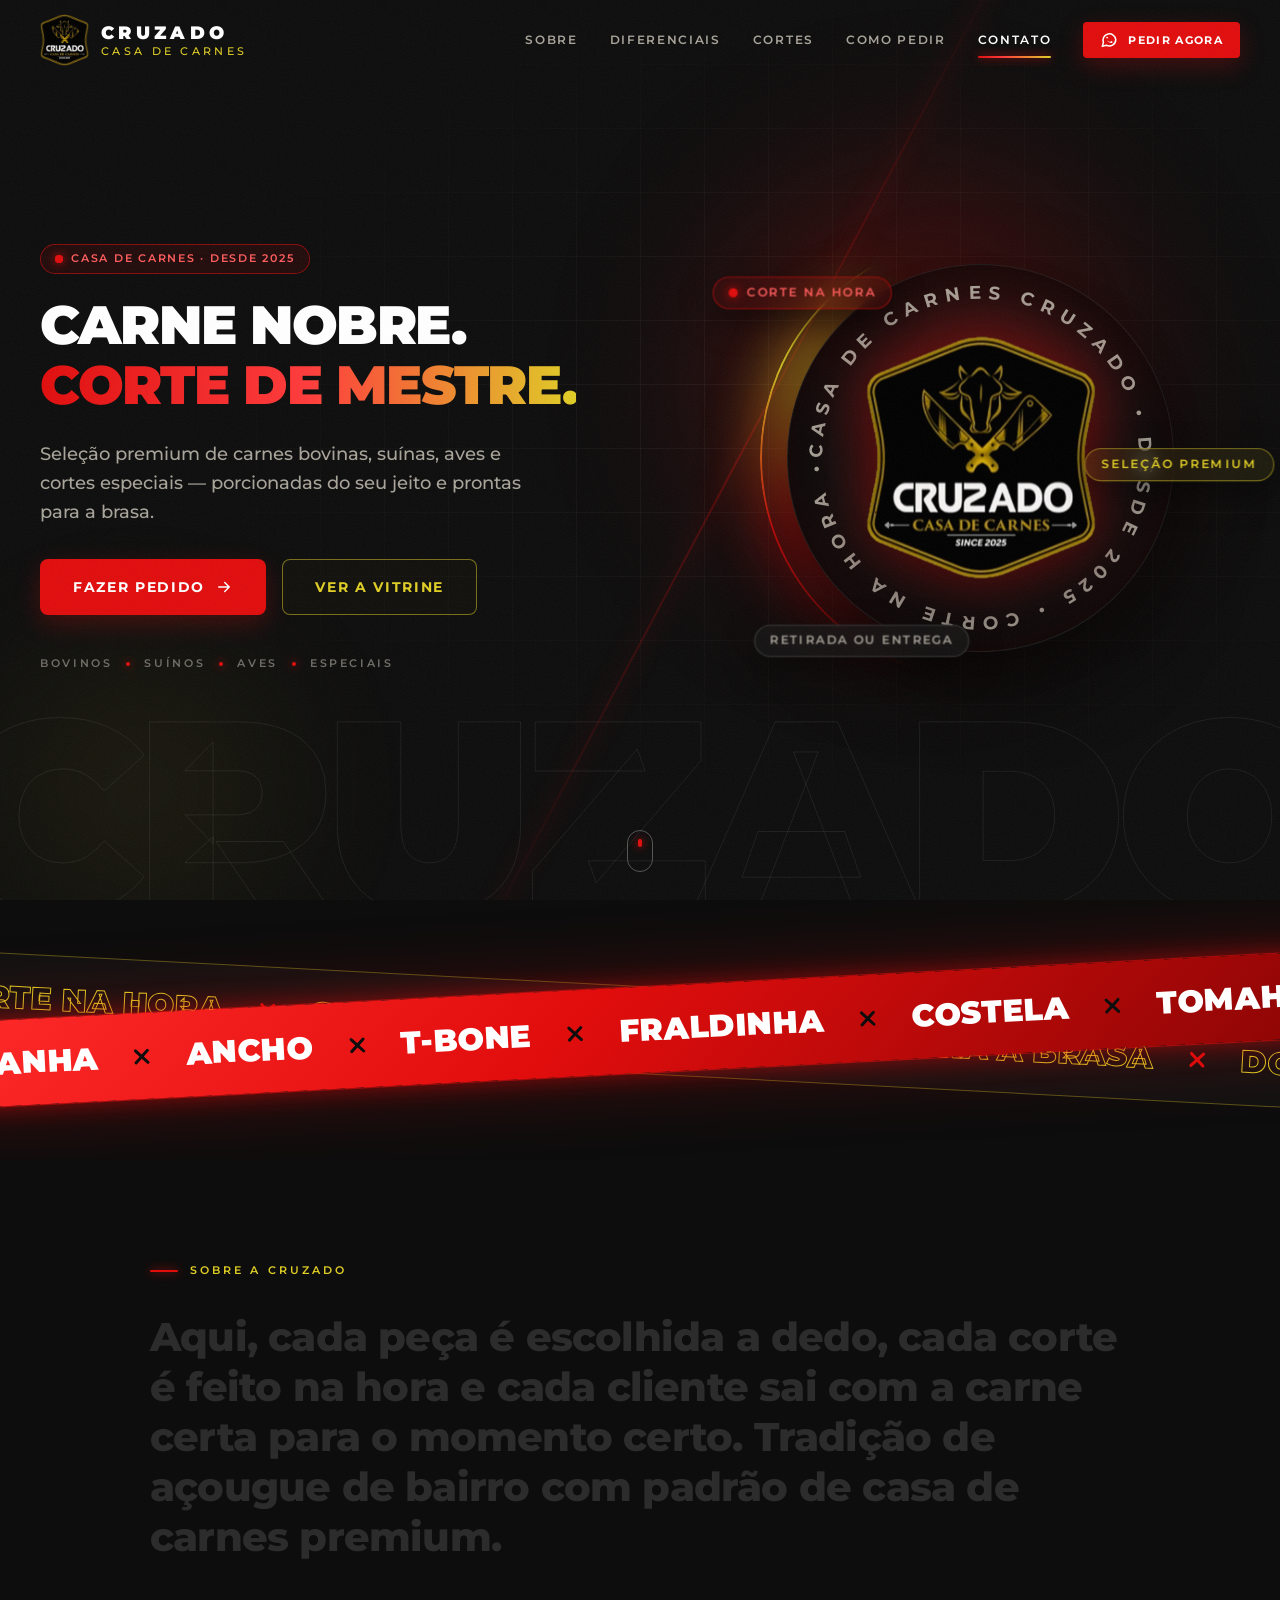
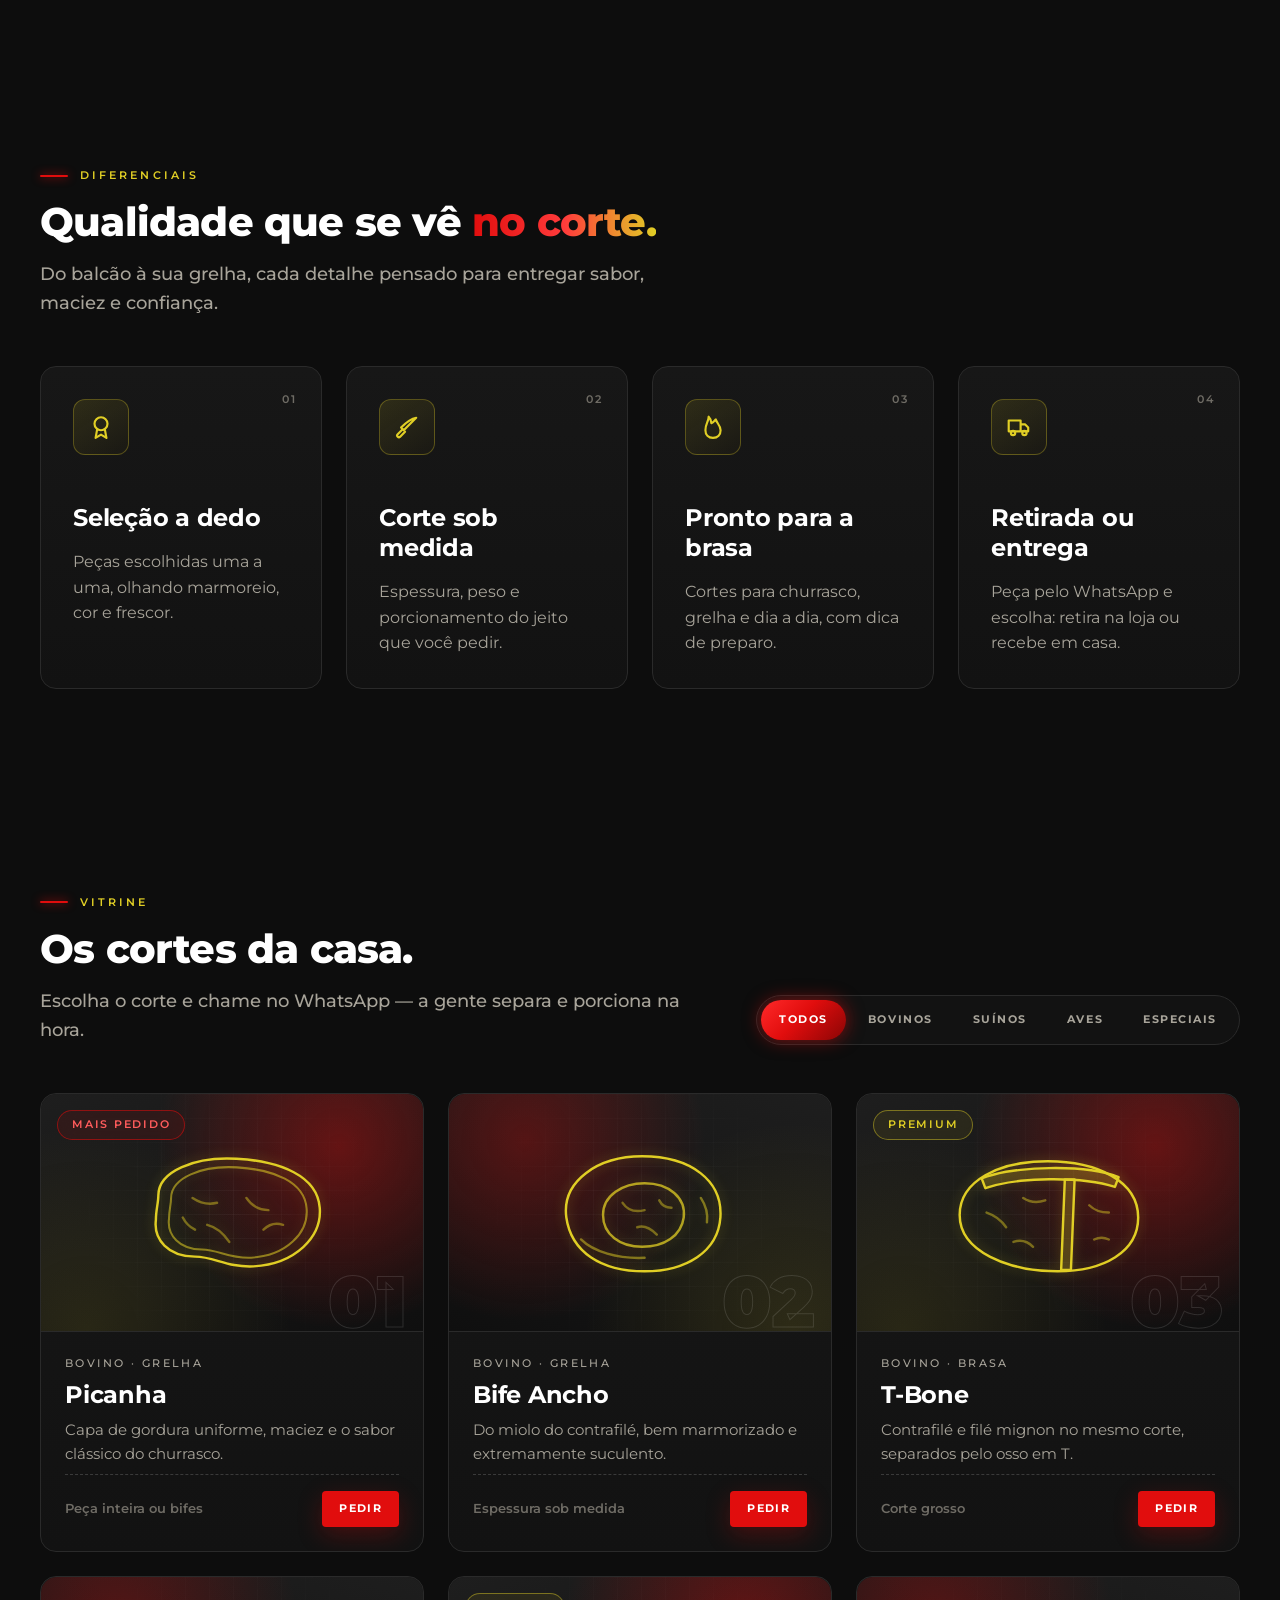
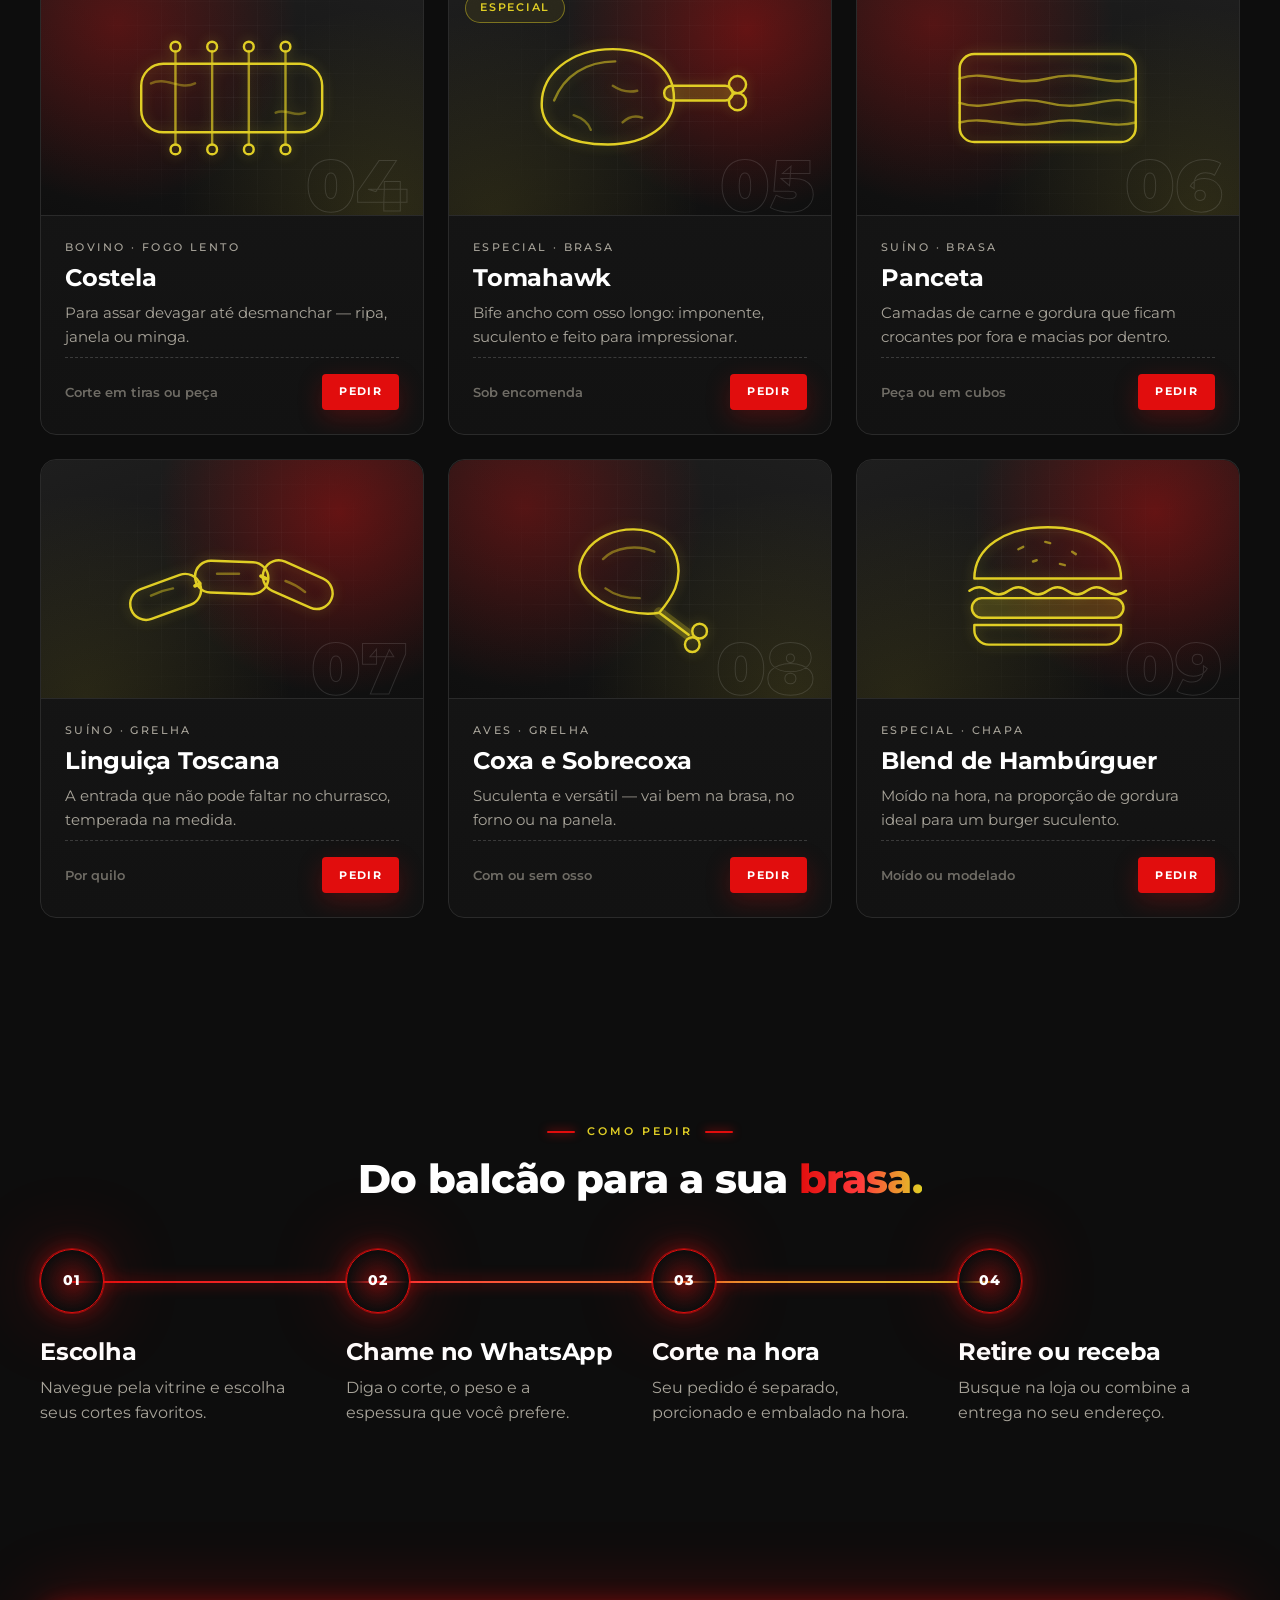
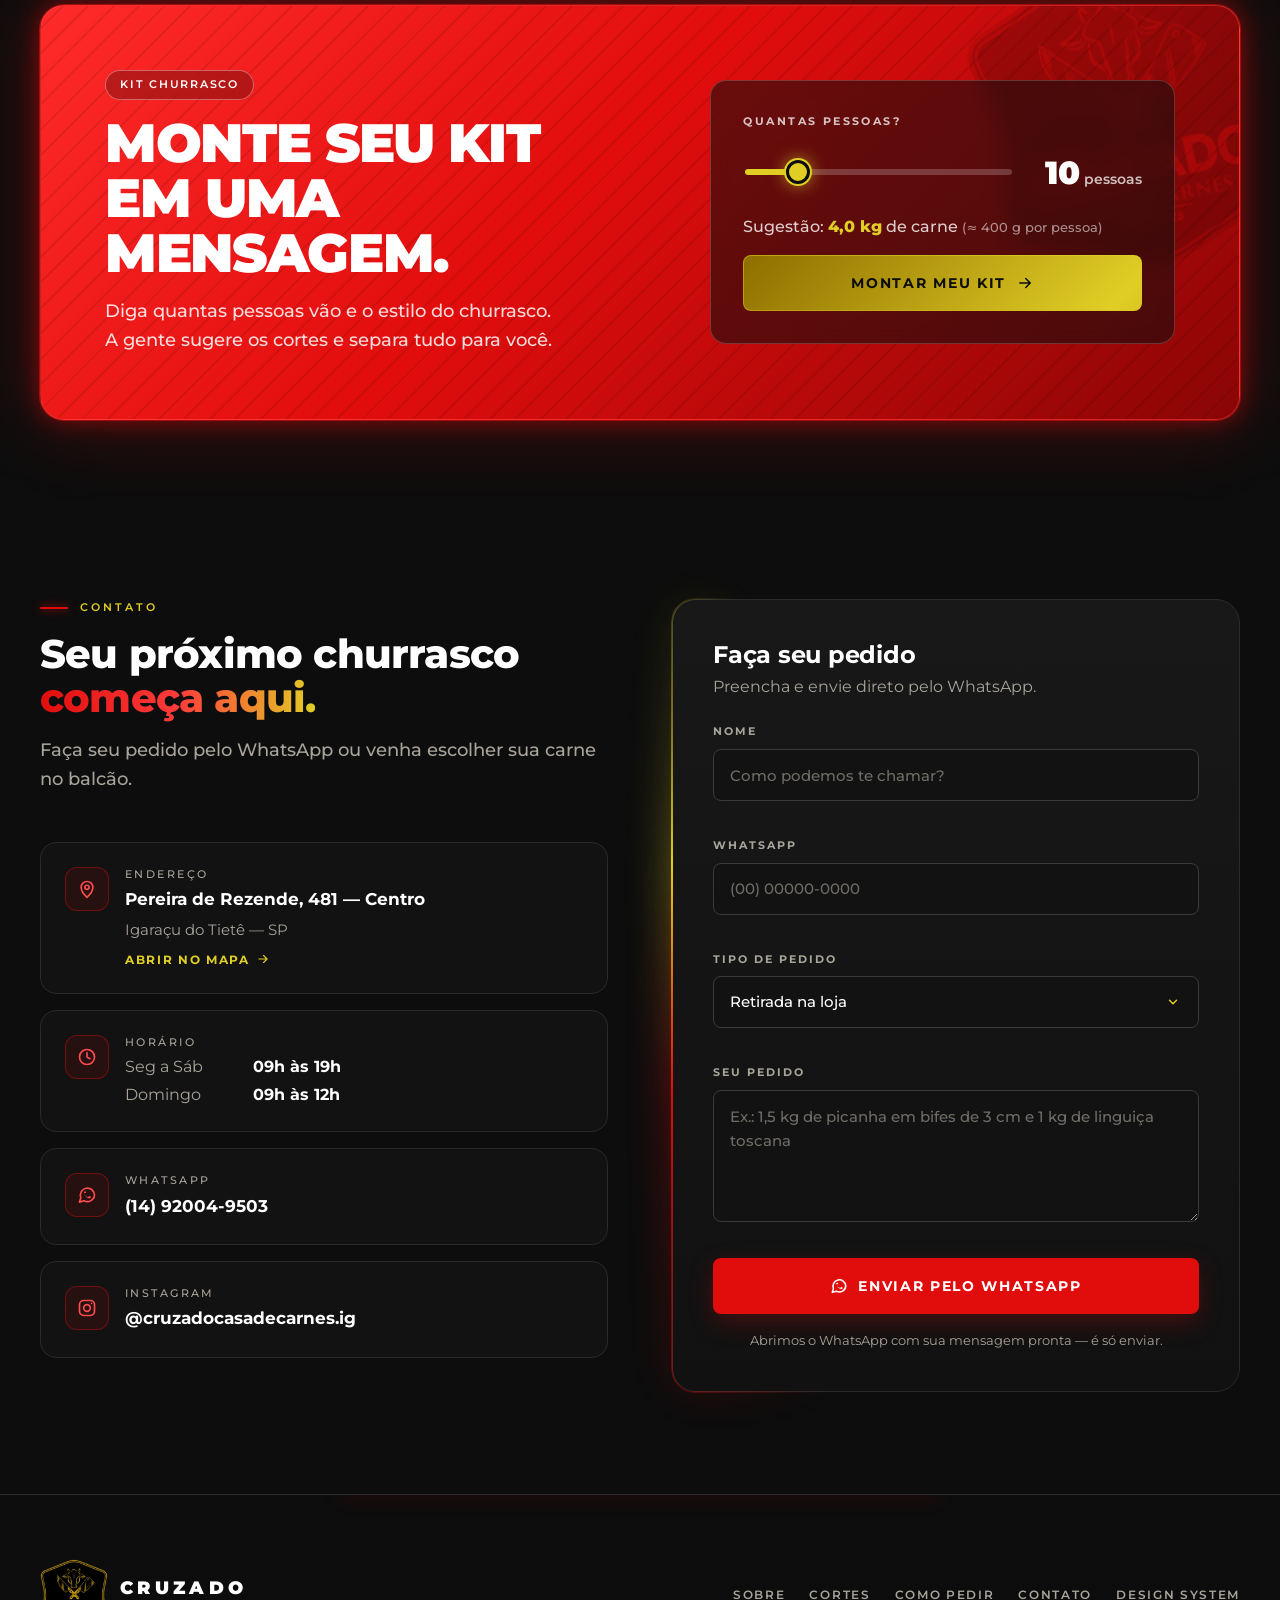
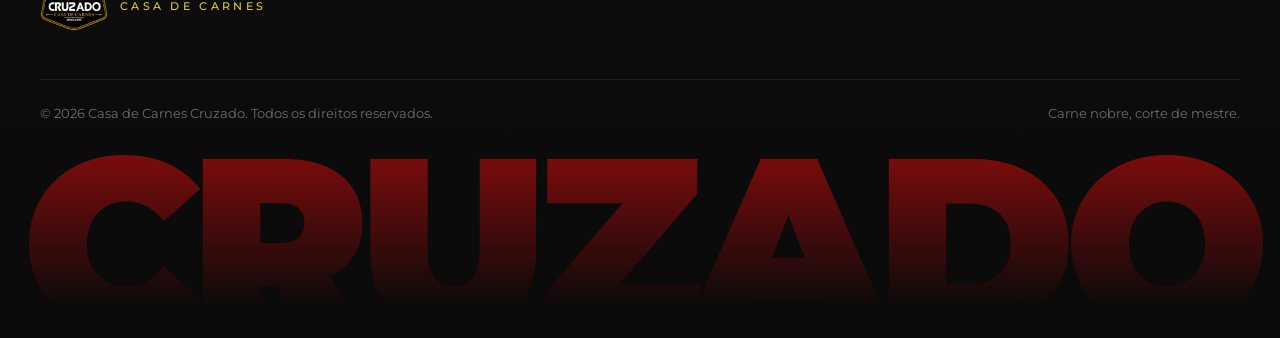
<file: index.html>
<!doctype html>
<html lang="pt-BR" class="no-js">
<head>
  <meta charset="utf-8">
  <meta name="viewport" content="width=device-width, initial-scale=1, viewport-fit=cover">
  <title>Casa de Carnes Cruzado — Carne nobre, corte de mestre</title>
  <meta name="description" content="Casa de Carnes Cruzado: seleção premium de carnes bovinas, suínas, aves e cortes especiais, porcionadas do seu jeito. Peça pelo WhatsApp.">
  <meta name="theme-color" content="#0D0D0D">
  <meta property="og:type" content="website">
  <meta property="og:locale" content="pt_BR">
  <meta property="og:title" content="Casa de Carnes Cruzado — Carne nobre, corte de mestre">
  <meta property="og:description" content="Seleção premium de carnes, corte na hora e pedido direto pelo WhatsApp.">
  <meta property="og:image" content="https://lurveassessoria-wq.github.io/cruzadoigara-u/assets/img/og-cruzado.jpg">
  <meta property="og:image:width" content="1200">
  <meta property="og:image:height" content="630">
  <meta name="twitter:card" content="summary_large_image">
  <link rel="icon" href="assets/img/favicon-32.png" type="image/png" sizes="32x32">
  <link rel="icon" href="assets/img/favicon-64.png" type="image/png" sizes="64x64">
  <link rel="apple-touch-icon" href="assets/img/apple-touch-icon.png">
  <link rel="preload" href="assets/img/logo-cruzado.webp" as="image" type="image/webp">
  <link rel="preload" href="assets/fonts/montserrat-latin-wght-normal.woff2" as="font" type="font/woff2" crossorigin>
  <link rel="stylesheet" href="assets/css/tokens.css">
  <link rel="stylesheet" href="assets/css/site.css">
  <script>document.documentElement.classList.replace("no-js", "js");</script>
  <script src="assets/js/config.js" defer></script>
  <script src="assets/js/main.js" defer></script>
</head>
<body>

  <!-- ===== Sprite: ícones e ilustrações ===== -->
  <svg class="sprite" aria-hidden="true" focusable="false">

    <!-- Ilustrações dos cortes (traço dourado) -->
    <symbol id="art-steak" viewBox="0 0 200 140">
      <g fill="none" stroke="currentColor" stroke-width="2" stroke-linecap="round" stroke-linejoin="round">
        <path d="M40 56c0-20 30-32 64-30 36 2 66 14 68 40 2 24-20 46-54 48-22 1-32-8-48-8-22 0-34-14-32-30 0-8 2-14 2-20Z"/>
        <path d="M40 56c0-20 30-32 64-30 36 2 66 14 68 40 2 24-20 46-54 48-22 1-32-8-48-8-22 0-34-14-32-30 0-8 2-14 2-20Z" transform="translate(105 70) scale(.84) translate(-105 -70)" opacity=".55"/>
        <path d="M68 58c6 4 12 6 20 4M112 58c4 6 10 10 18 10M80 80c8 2 14 8 18 14M126 84c4-4 10-6 16-4M60 74c2 4 6 8 10 10" opacity=".45"/>
      </g>
    </symbol>
    <symbol id="art-ribeye" viewBox="0 0 200 140">
      <g fill="none" stroke="currentColor" stroke-width="2" stroke-linecap="round" stroke-linejoin="round">
        <path d="M40 74c-4-30 26-50 62-50 40 0 66 20 64 50-2 28-28 44-62 44-36 0-60-16-64-44Z"/>
        <path d="M70 72c0-16 16-26 34-26 20 0 34 12 32 28-2 15-16 24-34 24-18 0-32-10-32-26Z" opacity=".75"/>
        <path d="M52 92c10 10 30 16 52 15M150 58c4 6 6 12 5 20" opacity=".5"/>
        <path d="M86 62c4 6 10 8 18 6M98 82c6-2 12 2 16 6M116 60c2 4 6 6 10 6" opacity=".45"/>
      </g>
    </symbol>
    <symbol id="art-tbone" viewBox="0 0 200 140">
      <g fill="none" stroke="currentColor" stroke-width="2" stroke-linecap="round" stroke-linejoin="round">
        <path d="M28 72c0-28 32-44 72-44s74 16 74 46c0 28-28 44-66 44-40 0-80-16-80-46Z"/>
        <path d="M46 42c26-10 84-12 112-1l-3 8c-28-9-80-8-106 1Z" fill="currentColor" fill-opacity=".16"/>
        <path d="M114 43h8l-3 74h-8Z" fill="currentColor" fill-opacity=".16"/>
        <path d="M50 70c6 2 12 6 16 12M72 94c6-2 12 0 16 4M80 58c6 4 12 4 18 2M134 64c4 4 10 6 16 6M138 92c4-2 8-2 12 0" opacity=".45"/>
      </g>
    </symbol>
    <symbol id="art-ribs" viewBox="0 0 200 140">
      <g fill="none" stroke="currentColor" stroke-width="2" stroke-linecap="round" stroke-linejoin="round">
        <rect x="26" y="44" width="148" height="56" rx="18"/>
        <path d="M54 34v76M84 34v76M114 34v76M144 34v76" opacity=".7"/>
        <circle cx="54" cy="30" r="4"/><circle cx="84" cy="30" r="4"/><circle cx="114" cy="30" r="4"/><circle cx="144" cy="30" r="4"/>
        <circle cx="54" cy="114" r="4"/><circle cx="84" cy="114" r="4"/><circle cx="114" cy="114" r="4"/><circle cx="144" cy="114" r="4"/>
        <path d="M34 60c12-6 24 6 36 0M160 84c-8 4-16-4-24 0" opacity=".4"/>
      </g>
    </symbol>
    <symbol id="art-tomahawk" viewBox="0 0 200 140">
      <g fill="none" stroke="currentColor" stroke-width="2" stroke-linecap="round" stroke-linejoin="round">
        <path d="M20 80c-2-28 24-48 58-48 32 0 50 18 50 40s-22 38-54 38c-30 0-52-10-54-30Z"/>
        <path d="M30 74c8-20 26-32 50-32" opacity=".55"/>
        <rect x="120" y="62" width="56" height="12" rx="6" fill="currentColor" fill-opacity=".14"/>
        <circle cx="180" cy="61" r="7"/><circle cx="180" cy="75" r="7"/>
        <path d="M46 86c6 2 12 6 14 12M78 62c6 4 12 6 20 4M86 92c4-4 10-6 16-4" opacity=".45"/>
      </g>
    </symbol>
    <symbol id="art-layers" viewBox="0 0 200 140">
      <g fill="none" stroke="currentColor" stroke-width="2" stroke-linecap="round" stroke-linejoin="round">
        <rect x="28" y="36" width="144" height="72" rx="12"/>
        <path d="M28 56c22-8 42 8 72 0s50 8 72 0M28 76c22 8 42-8 72 0s50-8 72 0M28 92c22-6 42 6 72 0s50 6 72 0" opacity=".6"/>
      </g>
    </symbol>
    <symbol id="art-sausage" viewBox="0 0 200 140">
      <g fill="none" stroke="currentColor" stroke-width="2" stroke-linecap="round" stroke-linejoin="round">
        <rect x="16" y="72" width="60" height="26" rx="13" transform="rotate(-20 46 85)"/>
        <rect x="70" y="56" width="60" height="26" rx="13" transform="rotate(2 100 69)"/>
        <rect x="124" y="62" width="60" height="26" rx="13" transform="rotate(24 154 75)"/>
        <path d="M74 74l-4 2M128 70l-4-2" stroke-width="3"/>
        <path d="M34 84c6-3 12-5 18-6M88 66h18M144 72c6 2 11 5 16 9" opacity=".45"/>
      </g>
    </symbol>
    <symbol id="art-drumstick" viewBox="0 0 200 140">
      <g fill="none" stroke="currentColor" stroke-width="2" stroke-linecap="round" stroke-linejoin="round">
        <path d="M56 48c16-24 64-26 74 4 6 20-4 34-14 46-12 2-38 0-54-14-14-12-14-24-6-36Z"/>
        <path d="M116 98l24 18" stroke-width="9" opacity=".25"/>
        <path d="M116 98l24 18"/>
        <circle cx="143" cy="124" r="6"/><circle cx="149" cy="113" r="6"/>
        <path d="M70 54c10-10 28-12 42-6M72 78c8 6 18 8 28 8" opacity=".45"/>
      </g>
    </symbol>
    <symbol id="art-burger" viewBox="0 0 200 140">
      <g fill="none" stroke="currentColor" stroke-width="2" stroke-linecap="round" stroke-linejoin="round">
        <path d="M40 70c0-26 26-42 60-42s60 16 60 42Z"/>
        <path d="M36 80q8-6 16 0t16 0 16 0 16 0 16 0 16 0 16 0 16 0"/>
        <rect x="38" y="86" width="124" height="16" rx="8" fill="currentColor" fill-opacity=".14"/>
        <path d="M40 108h120v4a12 12 0 0 1-12 12H52a12 12 0 0 1-12-12Z"/>
        <path d="M76 46l4-2M98 40l4 1M120 48l3 2M88 56l3-1M110 58l4 1" opacity=".6"/>
      </g>
    </symbol>

    <!-- Ícones (24px) -->
    <symbol id="i-arrow" viewBox="0 0 24 24"><path d="M5 12h14M13 6l6 6-6 6" fill="none" stroke="currentColor" stroke-width="2" stroke-linecap="round" stroke-linejoin="round"/></symbol>
    <symbol id="i-chat" viewBox="0 0 24 24"><path d="M21 11.5a8.5 8.5 0 0 1-12.6 7.4L3 20.5l1.6-5.2A8.5 8.5 0 1 1 21 11.5Z" fill="none" stroke="currentColor" stroke-width="2" stroke-linecap="round" stroke-linejoin="round"/><path d="M8.5 9.5c.3 2.6 2.4 4.7 5 5l1.2-1.2 2 .8-.4 1.8c-4.4.4-8.3-3.5-7.9-7.9l1.8-.4.8 2Z" fill="currentColor"/></symbol>
    <symbol id="i-award" viewBox="0 0 24 24"><g fill="none" stroke="currentColor" stroke-width="2" stroke-linecap="round" stroke-linejoin="round"><circle cx="12" cy="9" r="6"/><path d="M8.5 14 7 22l5-3 5 3-1.5-8"/></g></symbol>
    <symbol id="i-knife" viewBox="0 0 24 24"><g fill="none" stroke="currentColor" stroke-width="2" stroke-linecap="round" stroke-linejoin="round"><path d="M20.5 3.5 9 15l-2.5-2.5C10.5 8.5 15 4.5 20.5 3.5Z"/><path d="m8 14-4.6 4.6a1.6 1.6 0 0 0 2.3 2.3L10.2 16.4"/></g></symbol>
    <symbol id="i-flame" viewBox="0 0 24 24"><path d="M12 22c4.4 0 7-3 7-7 0-4.5-3.5-6.5-4.5-10-1.5 2-2.5 3-4 3.5C10.5 6 9.5 4 8 2.5 8 7 5 9 5 15c0 4 2.6 7 7 7Z" fill="none" stroke="currentColor" stroke-width="2" stroke-linecap="round" stroke-linejoin="round"/></symbol>
    <symbol id="i-truck" viewBox="0 0 24 24"><g fill="none" stroke="currentColor" stroke-width="2" stroke-linecap="round" stroke-linejoin="round"><path d="M2.5 6h11v10h-11zM13.5 9.5h4l3 3V16h-7"/><circle cx="6.5" cy="17.5" r="2"/><circle cx="17" cy="17.5" r="2"/></g></symbol>
    <symbol id="i-pin" viewBox="0 0 24 24"><g fill="none" stroke="currentColor" stroke-width="2" stroke-linecap="round" stroke-linejoin="round"><path d="M12 22s7-6.2 7-12a7 7 0 0 0-14 0c0 5.8 7 12 7 12Z"/><circle cx="12" cy="10" r="2.5"/></g></symbol>
    <symbol id="i-clock" viewBox="0 0 24 24"><g fill="none" stroke="currentColor" stroke-width="2" stroke-linecap="round" stroke-linejoin="round"><circle cx="12" cy="12" r="9"/><path d="M12 7v5l3.5 2"/></g></symbol>
    <symbol id="i-insta" viewBox="0 0 24 24"><g fill="none" stroke="currentColor" stroke-width="2" stroke-linecap="round" stroke-linejoin="round"><rect x="3" y="3" width="18" height="18" rx="5"/><circle cx="12" cy="12" r="4"/><path d="M17.5 6.5h.01"/></g></symbol>
    <symbol id="i-check" viewBox="0 0 24 24"><path d="m5 12.5 4.5 4.5L19 7.5" fill="none" stroke="currentColor" stroke-width="2.5" stroke-linecap="round" stroke-linejoin="round"/></symbol>
  </svg>

  <!-- ===== Preloader ===== -->
  <div class="preloader" aria-hidden="true">
    <img class="preloader-logo" src="assets/img/logo-cruzado.webp" alt="" width="236" height="250">
    <span class="preloader-bar"><span></span></span>
  </div>

  <div class="scroll-progress" aria-hidden="true"></div>
  <div class="cursor-glow" aria-hidden="true"></div>

  <a class="skip-link" href="#conteudo">Pular para o conteúdo</a>

  <!-- ===== Navegação ===== -->
  <header class="nav" data-nav>
    <div class="container nav-inner">
      <a href="#inicio" class="brand" aria-label="Casa de Carnes Cruzado — início">
        <img class="brand-logo" src="assets/img/logo-cruzado-2x.webp" alt="" width="236" height="250">
        <span class="brand-name">
          <strong>CRUZADO</strong>
          <small>Casa de Carnes</small>
        </span>
      </a>

      <nav class="nav-links" aria-label="Principal">
        <a href="#sobre">Sobre</a>
        <a href="#diferenciais">Diferenciais</a>
        <a href="#cortes">Cortes</a>
        <a href="#como-pedir">Como pedir</a>
        <a href="#contato">Contato</a>
      </nav>

      <a class="btn btn-primary btn-sm nav-cta" href="#contato" data-whatsapp>
        <svg class="btn-icon" aria-hidden="true"><use href="#i-chat"/></svg>
        Pedir agora
      </a>

      <button class="nav-toggle" type="button" aria-expanded="false" aria-controls="menu-mobile" aria-label="Abrir menu">
        <span></span><span></span>
      </button>
    </div>
  </header>

  <div class="menu-mobile" id="menu-mobile" hidden>
    <nav aria-label="Menu móvel">
      <a href="#sobre"><span>01</span>Sobre</a>
      <a href="#diferenciais"><span>02</span>Diferenciais</a>
      <a href="#cortes"><span>03</span>Cortes</a>
      <a href="#como-pedir"><span>04</span>Como pedir</a>
      <a href="#contato"><span>05</span>Contato</a>
    </nav>
    <a class="btn btn-primary btn-lg" href="#contato" data-whatsapp>
      <svg class="btn-icon" aria-hidden="true"><use href="#i-chat"/></svg>
      Pedir pelo WhatsApp
    </a>
  </div>

  <main id="conteudo">

    <!-- ===== Hero ===== -->
    <section class="hero" id="inicio">
      <div class="hero-bg" aria-hidden="true">
        <div class="hero-grid"></div>
        <div class="hero-glow hero-glow--red"></div>
        <div class="hero-glow hero-glow--gold"></div>
        <div class="hero-beam"></div>
        <span class="hero-word">CRUZADO</span>
      </div>

      <div class="container hero-inner">
        <div class="hero-copy">
          <span class="chip chip-red hero-chip"><span class="dot-live"></span>Casa de carnes · desde 2025</span>

          <h1 class="t-display hero-title">
            <span class="line"><span>Carne nobre.</span></span>
            <span class="line"><span class="text-fire">Corte de mestre.</span></span>
          </h1>

          <p class="t-lead hero-lead">
            Seleção premium de carnes bovinas, suínas, aves e cortes especiais —
            porcionadas do seu jeito e prontas para a brasa.
          </p>

          <div class="hero-actions">
            <a class="btn btn-primary btn-lg btn-pulse" href="#contato" data-whatsapp data-magnetic>
              Fazer pedido
              <svg class="btn-icon btn-icon--arrow" aria-hidden="true"><use href="#i-arrow"/></svg>
            </a>
            <a class="btn btn-outline btn-lg" href="#cortes" data-magnetic>Ver a vitrine</a>
          </div>

          <ul class="hero-meta" aria-label="Categorias">
            <li>Bovinos</li>
            <li>Suínos</li>
            <li>Aves</li>
            <li>Especiais</li>
          </ul>
        </div>

        <div class="hero-visual">
          <div class="emblem" data-tilt>
            <div class="emblem-ring neon"></div>
            <div class="emblem-disc"></div>
            <svg class="emblem-text" viewBox="0 0 200 200" aria-hidden="true">
              <defs>
                <path id="emblem-circle" d="M100 100m-82 0a82 82 0 1 1 164 0a82 82 0 1 1-164 0"/>
              </defs>
              <text>
                <textPath href="#emblem-circle" textLength="512" lengthAdjust="spacing">CASA DE CARNES CRUZADO • DESDE 2025 • CORTE NA HORA •</textPath>
              </text>
            </svg>
            <img class="emblem-logo" src="assets/img/logo-cruzado.webp" alt="Logo da Casa de Carnes Cruzado" width="236" height="250">
            <span class="chip chip-red emblem-chip emblem-chip--1"><span class="dot-live"></span>Corte na hora</span>
            <span class="chip chip-gold emblem-chip emblem-chip--2">Seleção premium</span>
            <span class="chip emblem-chip emblem-chip--3">Retirada ou entrega</span>
          </div>
        </div>
      </div>

      <a class="scroll-cue" href="#sobre" aria-label="Rolar para o conteúdo">
        <span></span>
      </a>
    </section>

    <!-- ===== Faixas cruzadas (marquee) ===== -->
    <section class="cross" aria-label="Cortes em destaque">
      <div class="cross-band cross-band--red">
        <div class="marquee-track">
          <span>Picanha</span><i></i><span>Ancho</span><i></i><span>T-Bone</span><i></i><span>Fraldinha</span><i></i><span>Costela</span><i></i><span>Tomahawk</span><i></i><span>Maminha</span><i></i><span>Cupim</span><i></i>
          <span aria-hidden="true">Picanha</span><i></i><span aria-hidden="true">Ancho</span><i></i><span aria-hidden="true">T-Bone</span><i></i><span aria-hidden="true">Fraldinha</span><i></i><span aria-hidden="true">Costela</span><i></i><span aria-hidden="true">Tomahawk</span><i></i><span aria-hidden="true">Maminha</span><i></i><span aria-hidden="true">Cupim</span><i></i>
        </div>
      </div>
      <div class="cross-band cross-band--dark" aria-hidden="true">
        <div class="marquee-track marquee-track--reverse">
          <span>Corte na hora</span><i></i><span>Seleção premium</span><i></i><span>Pronto para a brasa</span><i></i><span>Do seu jeito</span><i></i>
          <span>Corte na hora</span><i></i><span>Seleção premium</span><i></i><span>Pronto para a brasa</span><i></i><span>Do seu jeito</span><i></i>
        </div>
      </div>
    </section>

    <!-- ===== Manifesto ===== -->
    <section class="section manifesto" id="sobre">
      <div class="container">
        <span class="eyebrow reveal"><span class="eyebrow-line"></span>Sobre a Cruzado</span>
        <p class="manifesto-text" data-words>
          Aqui, cada peça é <em class="w-gold">escolhida a dedo</em>, cada corte é feito
          <em class="w-red">na hora</em> e cada cliente sai com a carne certa para o momento certo.
          Tradição de açougue de bairro com padrão de <em class="w-gold">casa de carnes premium.</em>
        </p>
      </div>
    </section>

    <!-- ===== Diferenciais ===== -->
    <section class="section" id="diferenciais">
      <div class="container">
        <div class="section-head">
          <span class="eyebrow reveal"><span class="eyebrow-line"></span>Diferenciais</span>
          <h2 class="t-h1 reveal">Qualidade que se vê <span class="text-fire">no corte.</span></h2>
          <p class="t-lead reveal">Do balcão à sua grelha, cada detalhe pensado para entregar sabor, maciez e confiança.</p>
        </div>

        <div class="features">
          <article class="card card-feature feature reveal" data-spotlight>
            <span class="feature-num">01</span>
            <span class="feature-icon"><svg aria-hidden="true"><use href="#i-award"/></svg></span>
            <h3 class="t-h3">Seleção a dedo</h3>
            <p>Peças escolhidas uma a uma, olhando marmoreio, cor e frescor.</p>
          </article>
          <article class="card card-feature feature reveal" data-spotlight>
            <span class="feature-num">02</span>
            <span class="feature-icon"><svg aria-hidden="true"><use href="#i-knife"/></svg></span>
            <h3 class="t-h3">Corte sob medida</h3>
            <p>Espessura, peso e porcionamento do jeito que você pedir.</p>
          </article>
          <article class="card card-feature feature reveal" data-spotlight>
            <span class="feature-num">03</span>
            <span class="feature-icon"><svg aria-hidden="true"><use href="#i-flame"/></svg></span>
            <h3 class="t-h3">Pronto para a brasa</h3>
            <p>Cortes para churrasco, grelha e dia a dia, com dica de preparo.</p>
          </article>
          <article class="card card-feature feature reveal" data-spotlight>
            <span class="feature-num">04</span>
            <span class="feature-icon"><svg aria-hidden="true"><use href="#i-truck"/></svg></span>
            <h3 class="t-h3">Retirada ou entrega</h3>
            <p>Peça pelo WhatsApp e escolha: retira na loja ou recebe em casa.</p>
          </article>
        </div>
      </div>
    </section>

    <!-- ===== Vitrine de cortes ===== -->
    <section class="section showcase" id="cortes">
      <div class="container">
        <div class="showcase-head">
          <div class="section-head">
            <span class="eyebrow reveal"><span class="eyebrow-line"></span>Vitrine</span>
            <h2 class="t-h1 reveal">Os cortes da casa.</h2>
            <p class="t-lead reveal">Escolha o corte e chame no WhatsApp — a gente separa e porciona na hora.</p>
          </div>

          <div class="filters reveal" role="group" aria-label="Filtrar cortes">
            <span class="filters-indicator" aria-hidden="true"></span>
            <button type="button" class="filter is-active" data-filter="todos" aria-pressed="true">Todos</button>
            <button type="button" class="filter" data-filter="bovinos" aria-pressed="false">Bovinos</button>
            <button type="button" class="filter" data-filter="suinos" aria-pressed="false">Suínos</button>
            <button type="button" class="filter" data-filter="aves" aria-pressed="false">Aves</button>
            <button type="button" class="filter" data-filter="especiais" aria-pressed="false">Especiais</button>
          </div>
        </div>

        <div class="products" data-products>
          <article class="card card-feature card-product reveal" data-cat="bovinos" data-spotlight>
            <div class="product-media">
              <span class="chip chip-red product-badge">Mais pedido</span>
              <svg class="product-art" aria-hidden="true"><use href="#art-steak"/></svg>
              <span class="product-index" aria-hidden="true">01</span>
            </div>
            <div class="product-body">
              <span class="t-caption">Bovino · Grelha</span>
              <h3 class="t-h3">Picanha</h3>
              <p>Capa de gordura uniforme, maciez e o sabor clássico do churrasco.</p>
              <div class="product-foot">
                <span class="product-meta">Peça inteira ou bifes</span>
                <a class="btn btn-primary btn-sm" href="#contato" data-whatsapp data-msg="Olá, Casa de Carnes Cruzado! Quero pedir Picanha.">Pedir</a>
              </div>
            </div>
          </article>

          <article class="card card-feature card-product reveal" data-cat="bovinos" data-spotlight>
            <div class="product-media product-media--alt">
              <svg class="product-art" aria-hidden="true"><use href="#art-ribeye"/></svg>
              <span class="product-index" aria-hidden="true">02</span>
            </div>
            <div class="product-body">
              <span class="t-caption">Bovino · Grelha</span>
              <h3 class="t-h3">Bife Ancho</h3>
              <p>Do miolo do contrafilé, bem marmorizado e extremamente suculento.</p>
              <div class="product-foot">
                <span class="product-meta">Espessura sob medida</span>
                <a class="btn btn-primary btn-sm" href="#contato" data-whatsapp data-msg="Olá, Casa de Carnes Cruzado! Quero pedir Bife Ancho.">Pedir</a>
              </div>
            </div>
          </article>

          <article class="card card-feature card-product reveal" data-cat="bovinos" data-spotlight>
            <div class="product-media">
              <span class="chip chip-gold product-badge">Premium</span>
              <svg class="product-art" aria-hidden="true"><use href="#art-tbone"/></svg>
              <span class="product-index" aria-hidden="true">03</span>
            </div>
            <div class="product-body">
              <span class="t-caption">Bovino · Brasa</span>
              <h3 class="t-h3">T-Bone</h3>
              <p>Contrafilé e filé mignon no mesmo corte, separados pelo osso em T.</p>
              <div class="product-foot">
                <span class="product-meta">Corte grosso</span>
                <a class="btn btn-primary btn-sm" href="#contato" data-whatsapp data-msg="Olá, Casa de Carnes Cruzado! Quero pedir T-Bone.">Pedir</a>
              </div>
            </div>
          </article>

          <article class="card card-feature card-product reveal" data-cat="bovinos" data-spotlight>
            <div class="product-media product-media--alt">
              <svg class="product-art" aria-hidden="true"><use href="#art-ribs"/></svg>
              <span class="product-index" aria-hidden="true">04</span>
            </div>
            <div class="product-body">
              <span class="t-caption">Bovino · Fogo lento</span>
              <h3 class="t-h3">Costela</h3>
              <p>Para assar devagar até desmanchar — ripa, janela ou minga.</p>
              <div class="product-foot">
                <span class="product-meta">Corte em tiras ou peça</span>
                <a class="btn btn-primary btn-sm" href="#contato" data-whatsapp data-msg="Olá, Casa de Carnes Cruzado! Quero pedir Costela.">Pedir</a>
              </div>
            </div>
          </article>

          <article class="card card-feature card-product reveal" data-cat="especiais" data-spotlight>
            <div class="product-media">
              <span class="chip chip-gold product-badge">Especial</span>
              <svg class="product-art" aria-hidden="true"><use href="#art-tomahawk"/></svg>
              <span class="product-index" aria-hidden="true">05</span>
            </div>
            <div class="product-body">
              <span class="t-caption">Especial · Brasa</span>
              <h3 class="t-h3">Tomahawk</h3>
              <p>Bife ancho com osso longo: imponente, suculento e feito para impressionar.</p>
              <div class="product-foot">
                <span class="product-meta">Sob encomenda</span>
                <a class="btn btn-primary btn-sm" href="#contato" data-whatsapp data-msg="Olá, Casa de Carnes Cruzado! Quero encomendar Tomahawk.">Pedir</a>
              </div>
            </div>
          </article>

          <article class="card card-feature card-product reveal" data-cat="suinos" data-spotlight>
            <div class="product-media product-media--alt">
              <svg class="product-art" aria-hidden="true"><use href="#art-layers"/></svg>
              <span class="product-index" aria-hidden="true">06</span>
            </div>
            <div class="product-body">
              <span class="t-caption">Suíno · Brasa</span>
              <h3 class="t-h3">Panceta</h3>
              <p>Camadas de carne e gordura que ficam crocantes por fora e macias por dentro.</p>
              <div class="product-foot">
                <span class="product-meta">Peça ou em cubos</span>
                <a class="btn btn-primary btn-sm" href="#contato" data-whatsapp data-msg="Olá, Casa de Carnes Cruzado! Quero pedir Panceta.">Pedir</a>
              </div>
            </div>
          </article>

          <article class="card card-feature card-product reveal" data-cat="suinos" data-spotlight>
            <div class="product-media">
              <svg class="product-art" aria-hidden="true"><use href="#art-sausage"/></svg>
              <span class="product-index" aria-hidden="true">07</span>
            </div>
            <div class="product-body">
              <span class="t-caption">Suíno · Grelha</span>
              <h3 class="t-h3">Linguiça Toscana</h3>
              <p>A entrada que não pode faltar no churrasco, temperada na medida.</p>
              <div class="product-foot">
                <span class="product-meta">Por quilo</span>
                <a class="btn btn-primary btn-sm" href="#contato" data-whatsapp data-msg="Olá, Casa de Carnes Cruzado! Quero pedir Linguiça Toscana.">Pedir</a>
              </div>
            </div>
          </article>

          <article class="card card-feature card-product reveal" data-cat="aves" data-spotlight>
            <div class="product-media product-media--alt">
              <svg class="product-art" aria-hidden="true"><use href="#art-drumstick"/></svg>
              <span class="product-index" aria-hidden="true">08</span>
            </div>
            <div class="product-body">
              <span class="t-caption">Aves · Grelha</span>
              <h3 class="t-h3">Coxa e Sobrecoxa</h3>
              <p>Suculenta e versátil — vai bem na brasa, no forno ou na panela.</p>
              <div class="product-foot">
                <span class="product-meta">Com ou sem osso</span>
                <a class="btn btn-primary btn-sm" href="#contato" data-whatsapp data-msg="Olá, Casa de Carnes Cruzado! Quero pedir Coxa e Sobrecoxa.">Pedir</a>
              </div>
            </div>
          </article>

          <article class="card card-feature card-product reveal" data-cat="especiais" data-spotlight>
            <div class="product-media">
              <svg class="product-art" aria-hidden="true"><use href="#art-burger"/></svg>
              <span class="product-index" aria-hidden="true">09</span>
            </div>
            <div class="product-body">
              <span class="t-caption">Especial · Chapa</span>
              <h3 class="t-h3">Blend de Hambúrguer</h3>
              <p>Moído na hora, na proporção de gordura ideal para um burger suculento.</p>
              <div class="product-foot">
                <span class="product-meta">Moído ou modelado</span>
                <a class="btn btn-primary btn-sm" href="#contato" data-whatsapp data-msg="Olá, Casa de Carnes Cruzado! Quero pedir Blend de Hambúrguer.">Pedir</a>
              </div>
            </div>
          </article>
        </div>

        <p class="products-empty" hidden>Nenhum corte nesta categoria por enquanto.</p>
      </div>
    </section>

    <!-- ===== Como pedir ===== -->
    <section class="section" id="como-pedir">
      <div class="container">
        <div class="section-head section-head--center">
          <span class="eyebrow reveal"><span class="eyebrow-line"></span>Como pedir<span class="eyebrow-line"></span></span>
          <h2 class="t-h1 reveal">Do balcão para a sua <span class="text-fire">brasa.</span></h2>
        </div>

        <ol class="steps" data-steps>
          <li class="step">
            <span class="step-num">01</span>
            <h3 class="t-h3">Escolha</h3>
            <p>Navegue pela vitrine e escolha seus cortes favoritos.</p>
          </li>
          <li class="step">
            <span class="step-num">02</span>
            <h3 class="t-h3">Chame no WhatsApp</h3>
            <p>Diga o corte, o peso e a espessura que você prefere.</p>
          </li>
          <li class="step">
            <span class="step-num">03</span>
            <h3 class="t-h3">Corte na hora</h3>
            <p>Seu pedido é separado, porcionado e embalado na hora.</p>
          </li>
          <li class="step">
            <span class="step-num">04</span>
            <h3 class="t-h3">Retire ou receba</h3>
            <p>Busque na loja ou combine a entrega no seu endereço.</p>
          </li>
        </ol>
      </div>
    </section>

    <!-- ===== CTA Kit churrasco ===== -->
    <section class="section section--tight">
      <div class="container">
        <div class="card card-cta cta-block reveal">
          <img class="cta-mark" src="assets/img/logo-cruzado-2x.webp" alt="" width="236" height="250">
          <div class="cta-copy">
            <span class="chip cta-chip">Kit churrasco</span>
            <h2 class="t-display">Monte seu kit <br>em uma mensagem.</h2>
            <p>Diga quantas pessoas vão e o estilo do churrasco. A gente sugere os cortes e separa tudo para você.</p>
          </div>

          <div class="cta-calc">
            <label class="cta-calc-label" for="pessoas">Quantas pessoas?</label>
            <div class="cta-calc-row">
              <input class="range" id="pessoas" type="range" min="2" max="50" value="10" step="1">
              <output class="cta-calc-people" for="pessoas"><strong data-people>10</strong> pessoas</output>
            </div>
            <p class="cta-calc-result">Sugestão: <strong data-kg>4,0 kg</strong> de carne <span>(≈ <span data-gpp>400</span> g por pessoa)</span></p>
            <a class="btn btn-gold btn-lg" href="#contato" data-whatsapp data-kit data-magnetic>
              Montar meu kit
              <svg class="btn-icon btn-icon--arrow" aria-hidden="true"><use href="#i-arrow"/></svg>
            </a>
          </div>
        </div>
      </div>
    </section>

    <!-- ===== Contato ===== -->
    <section class="section contact" id="contato">
      <div class="container contact-grid">
        <div class="contact-info">
          <div class="section-head">
            <span class="eyebrow reveal"><span class="eyebrow-line"></span>Contato</span>
            <h2 class="t-h1 reveal">Seu próximo churrasco <span class="text-fire">começa aqui.</span></h2>
            <p class="t-lead reveal">Faça seu pedido pelo WhatsApp ou venha escolher sua carne no balcão.</p>
          </div>

          <ul class="info-list">
            <li class="info-item reveal">
              <span class="info-icon"><svg aria-hidden="true"><use href="#i-pin"/></svg></span>
              <div>
                <span class="t-caption">Endereço</span>
                <strong data-config="endereco">Pereira de Rezende, 481 — Centro</strong>
                <span class="info-sub" data-config="cidade">Igaraçu do Tietê — SP</span>
                <a class="info-link" href="#" data-maps target="_blank" rel="noopener">Abrir no mapa <svg aria-hidden="true"><use href="#i-arrow"/></svg></a>
              </div>
            </li>
            <li class="info-item reveal">
              <span class="info-icon"><svg aria-hidden="true"><use href="#i-clock"/></svg></span>
              <div>
                <span class="t-caption">Horário</span>
                <dl class="hours" data-hours>
                  <div><dt>Seg a Sáb</dt><dd>09h às 19h</dd></div>
                  <div><dt>Domingo</dt><dd>09h às 12h</dd></div>
                </dl>
              </div>
            </li>
            <li class="info-item reveal">
              <span class="info-icon"><svg aria-hidden="true"><use href="#i-chat"/></svg></span>
              <div>
                <span class="t-caption">WhatsApp</span>
                <a class="info-strong" href="#contato" data-whatsapp data-config="whatsappLabel">(14) 92004-9503</a>
              </div>
            </li>
            <li class="info-item reveal" data-instagram hidden>
              <span class="info-icon"><svg aria-hidden="true"><use href="#i-insta"/></svg></span>
              <div>
                <span class="t-caption">Instagram</span>
                <a class="info-strong" href="#" target="_blank" rel="noopener" data-instagram-link></a>
              </div>
            </li>
          </ul>
        </div>

        <div class="contact-form-wrap neon reveal">
        <form class="card contact-form" data-order-form novalidate>
          <div class="form-head">
            <h3 class="t-h3">Faça seu pedido</h3>
            <p>Preencha e envie direto pelo WhatsApp.</p>
          </div>

          <div class="field">
            <label class="field-label" for="f-nome">Nome</label>
            <input class="input" id="f-nome" name="nome" type="text" autocomplete="name" placeholder="Como podemos te chamar?" required>
            <span class="field-msg" data-msg-for="nome"></span>
          </div>

          <div class="field">
            <label class="field-label" for="f-tel">WhatsApp</label>
            <input class="input" id="f-tel" name="telefone" type="tel" inputmode="tel" autocomplete="tel" placeholder="(00) 00000-0000" required>
            <span class="field-msg" data-msg-for="telefone"></span>
          </div>

          <div class="field">
            <label class="field-label" for="f-tipo">Tipo de pedido</label>
            <select class="select" id="f-tipo" name="tipo">
              <option>Retirada na loja</option>
              <option>Entrega</option>
              <option>Encomenda para evento</option>
            </select>
            <span class="field-msg"></span>
          </div>

          <div class="field">
            <label class="field-label" for="f-pedido">Seu pedido</label>
            <textarea class="textarea" id="f-pedido" name="pedido" rows="4" placeholder="Ex.: 1,5 kg de picanha em bifes de 3 cm e 1 kg de linguiça toscana" required></textarea>
            <span class="field-msg" data-msg-for="pedido"></span>
          </div>

          <button class="btn btn-primary btn-lg btn-block" type="submit">
            <svg class="btn-icon" aria-hidden="true"><use href="#i-chat"/></svg>
            <span data-submit-label>Enviar pelo WhatsApp</span>
          </button>
          <p class="form-note">Abrimos o WhatsApp com sua mensagem pronta — é só enviar.</p>
        </form>
        </div>
      </div>
    </section>
  </main>

  <!-- ===== Rodapé ===== -->
  <footer class="footer">
    <div class="container footer-top">
      <a href="#inicio" class="brand" aria-label="Casa de Carnes Cruzado — voltar ao topo">
        <img class="brand-logo" src="assets/img/logo-cruzado-2x.webp" alt="" width="236" height="250">
        <span class="brand-name">
          <strong>CRUZADO</strong>
          <small>Casa de Carnes</small>
        </span>
      </a>
      <nav class="footer-links" aria-label="Rodapé">
        <a href="#sobre">Sobre</a>
        <a href="#cortes">Cortes</a>
        <a href="#como-pedir">Como pedir</a>
        <a href="#contato">Contato</a>
        <a href="design-system.html">Design System</a>
      </nav>
    </div>
    <div class="container footer-bottom">
      <span>© <span data-year>2026</span> Casa de Carnes Cruzado. Todos os direitos reservados.</span>
      <span>Carne nobre, corte de mestre.</span>
    </div>
    <div class="footer-word" aria-hidden="true">CRUZADO</div>
  </footer>

  <a class="wa-float" href="#contato" data-whatsapp aria-label="Pedir pelo WhatsApp">
    <svg aria-hidden="true"><use href="#i-chat"/></svg>
  </a>
</body>
</html>
</file>
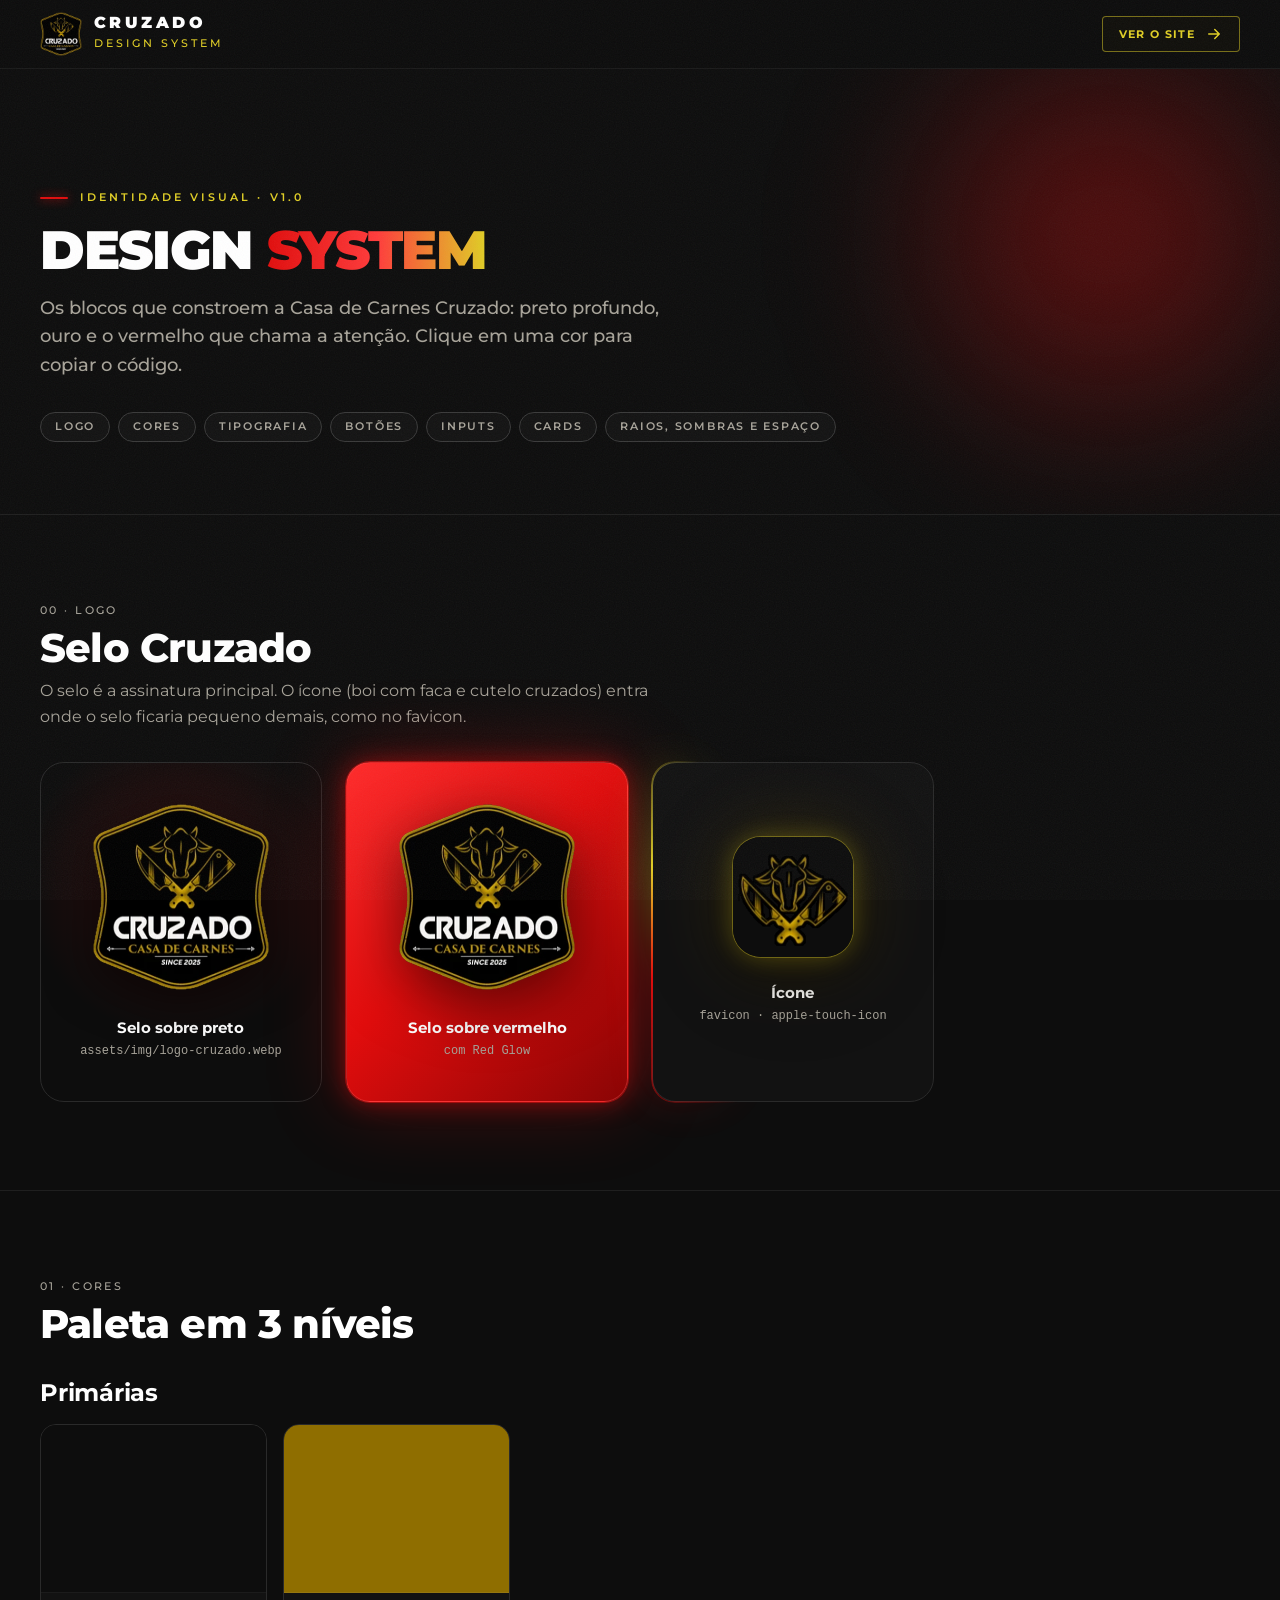
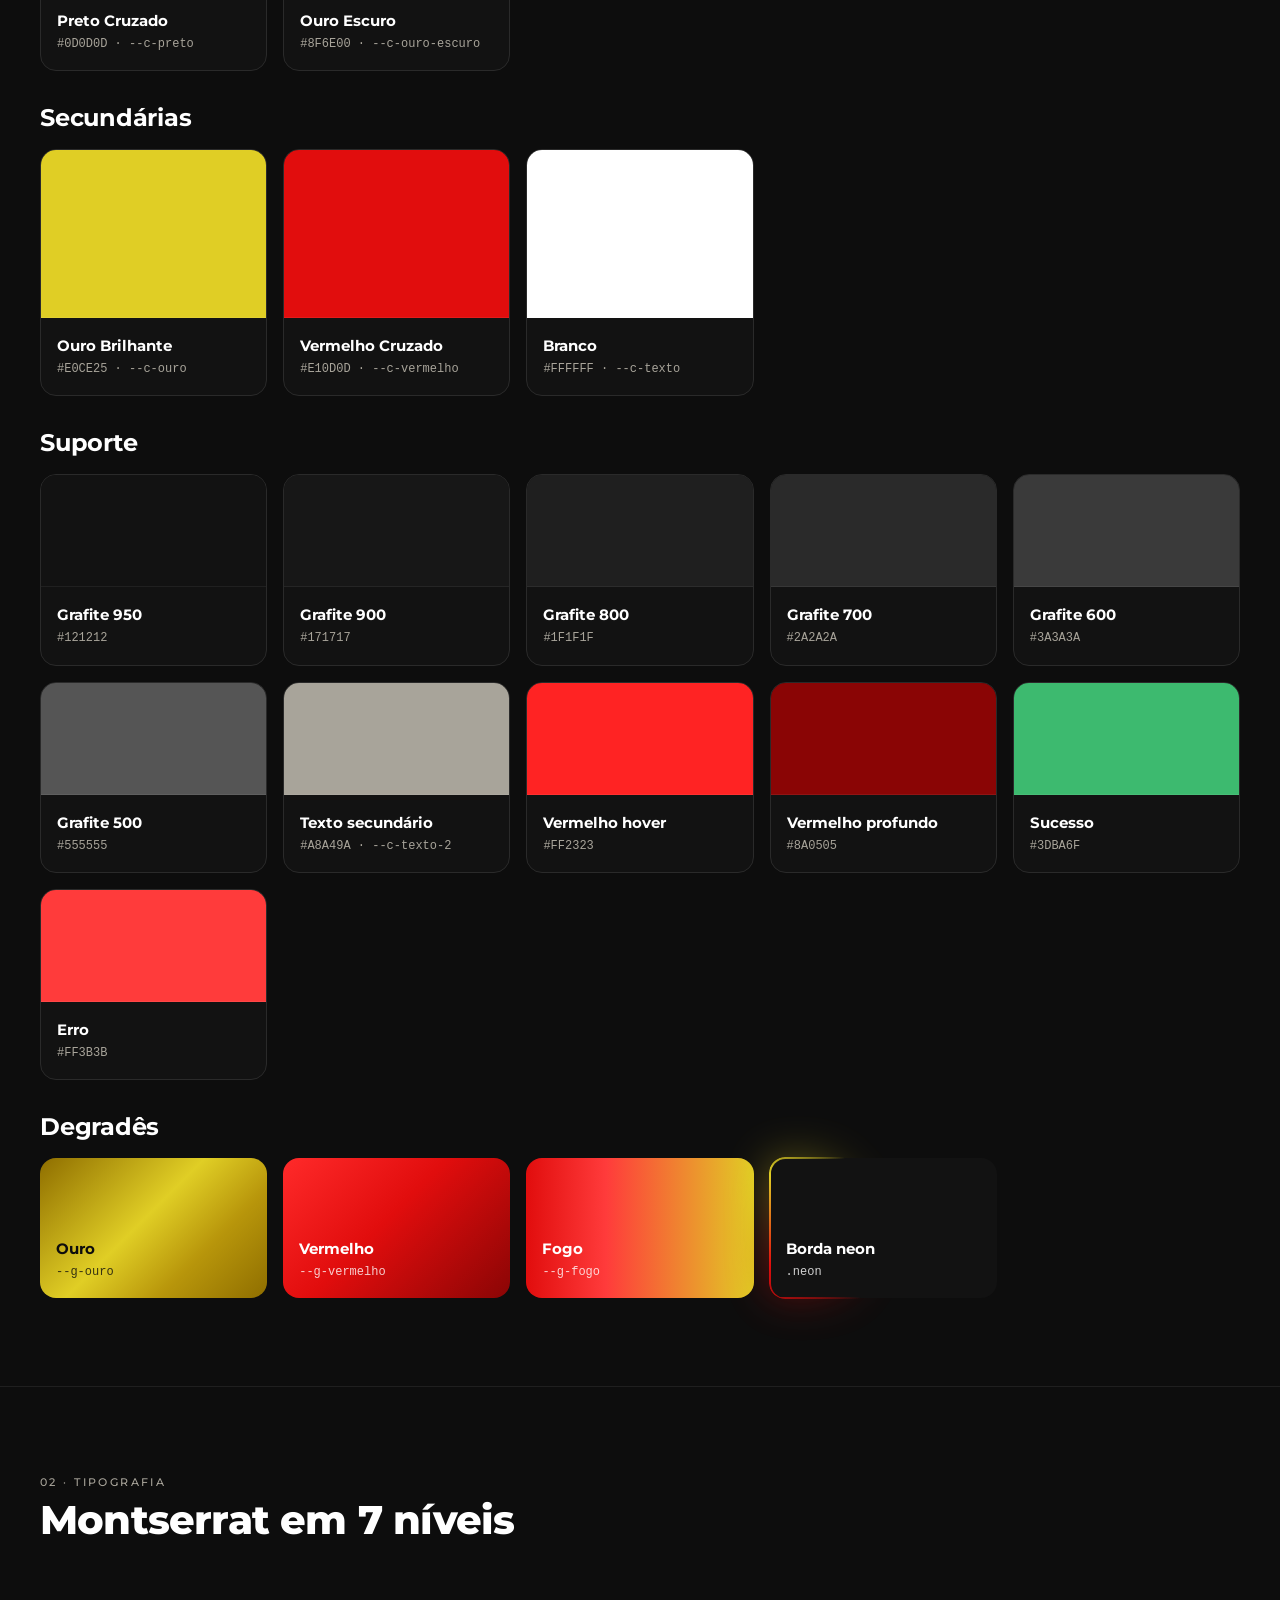
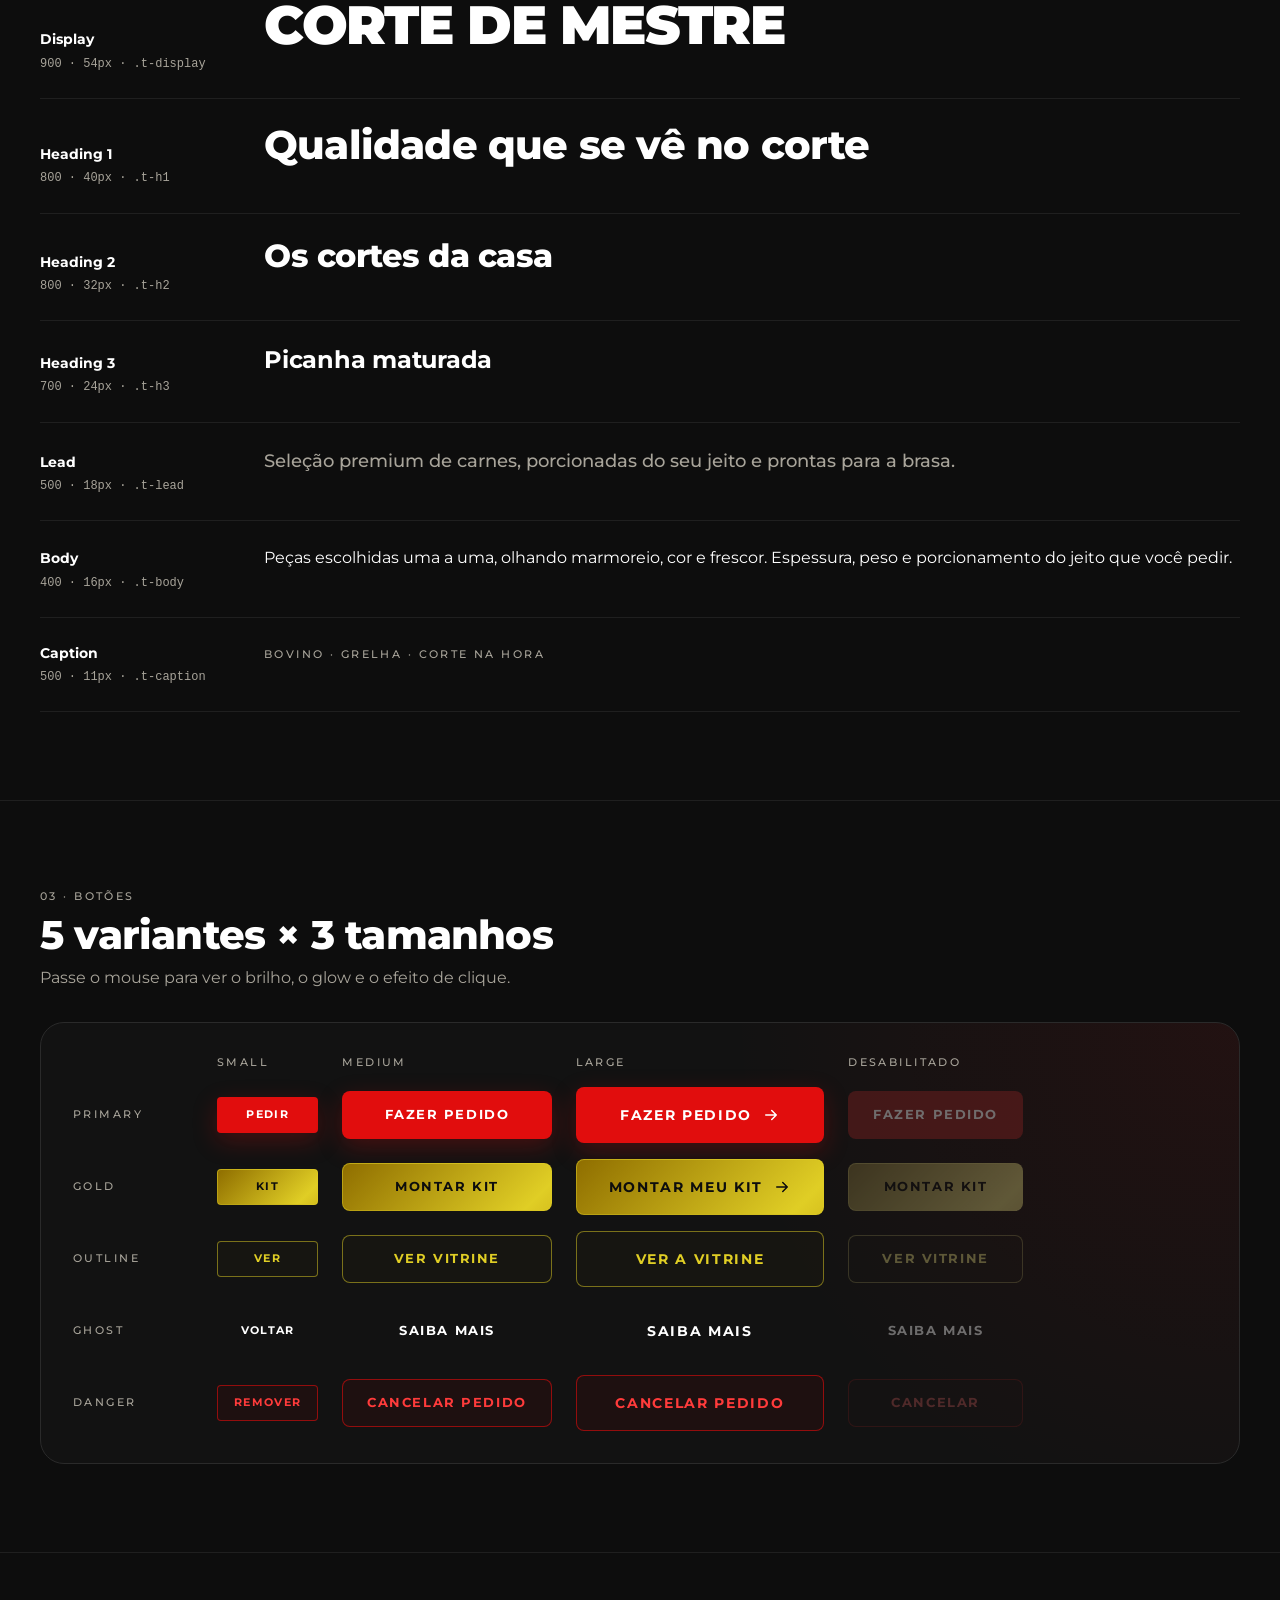
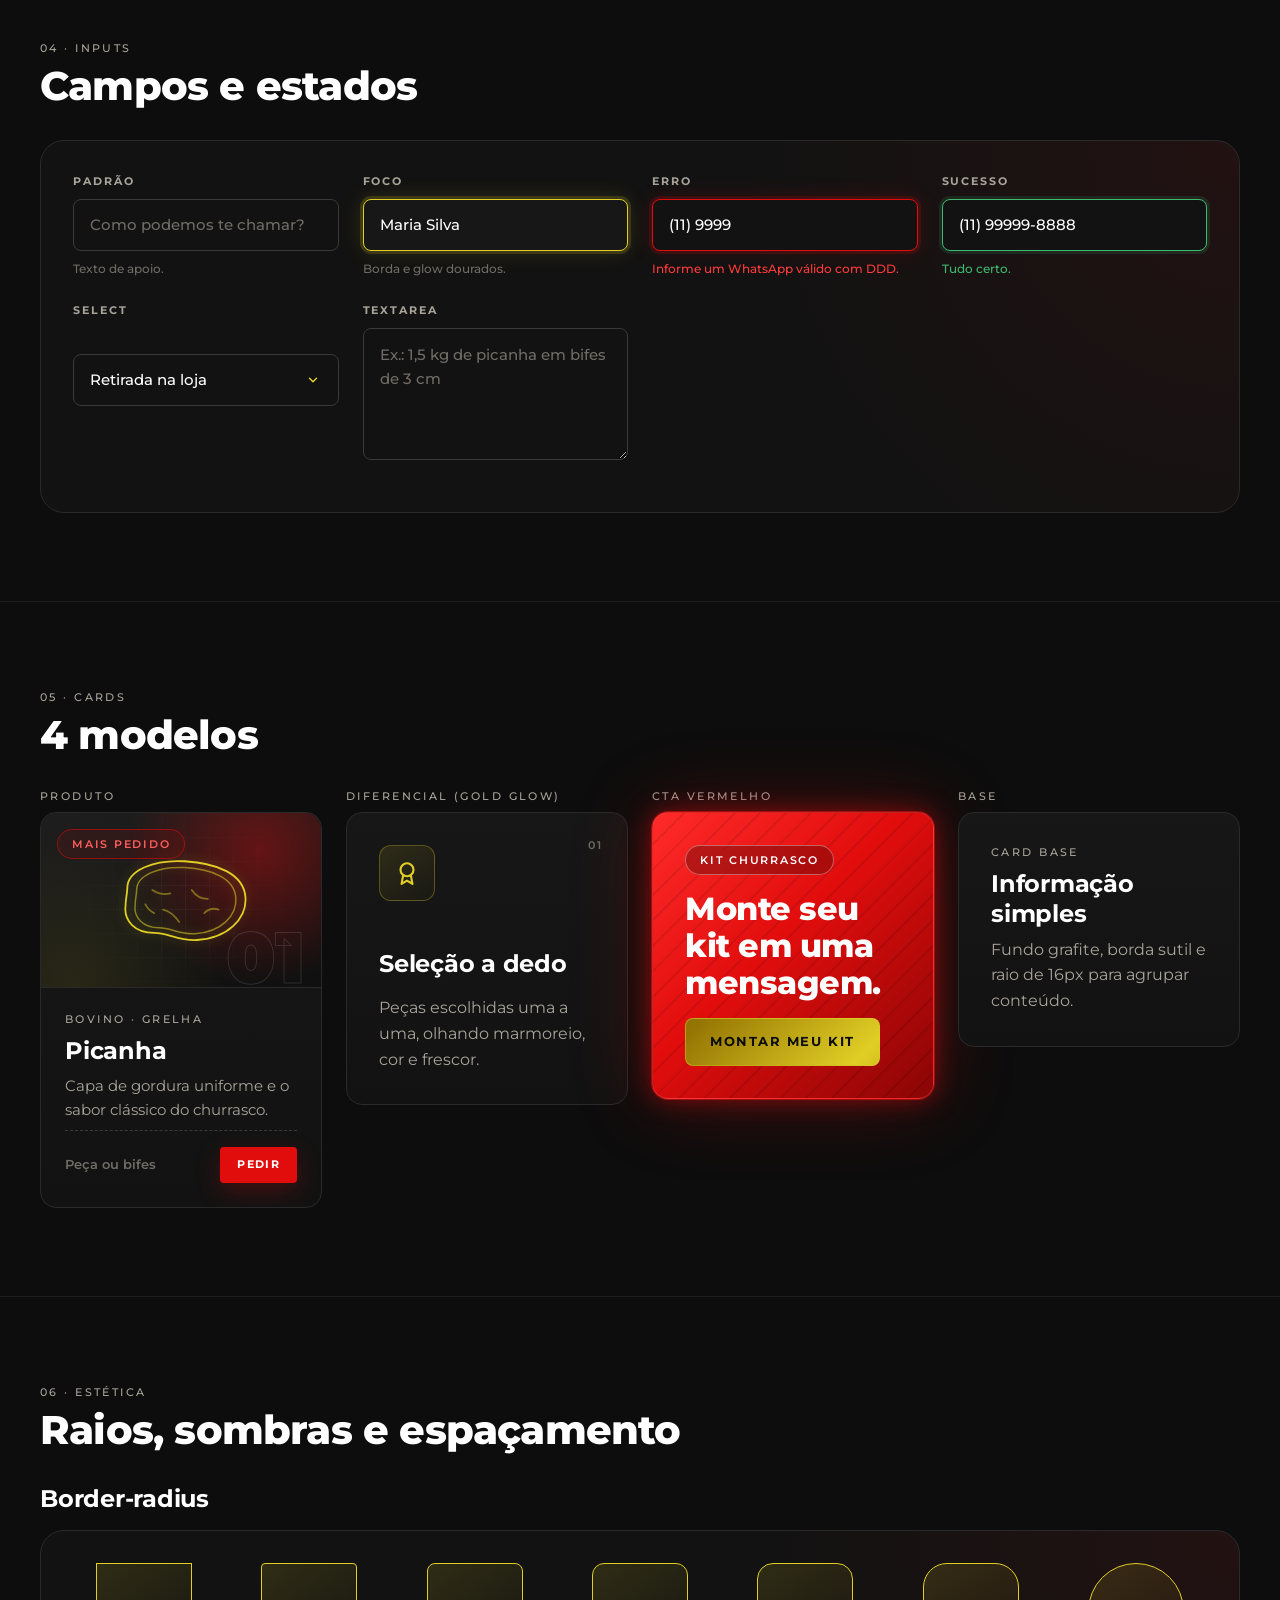
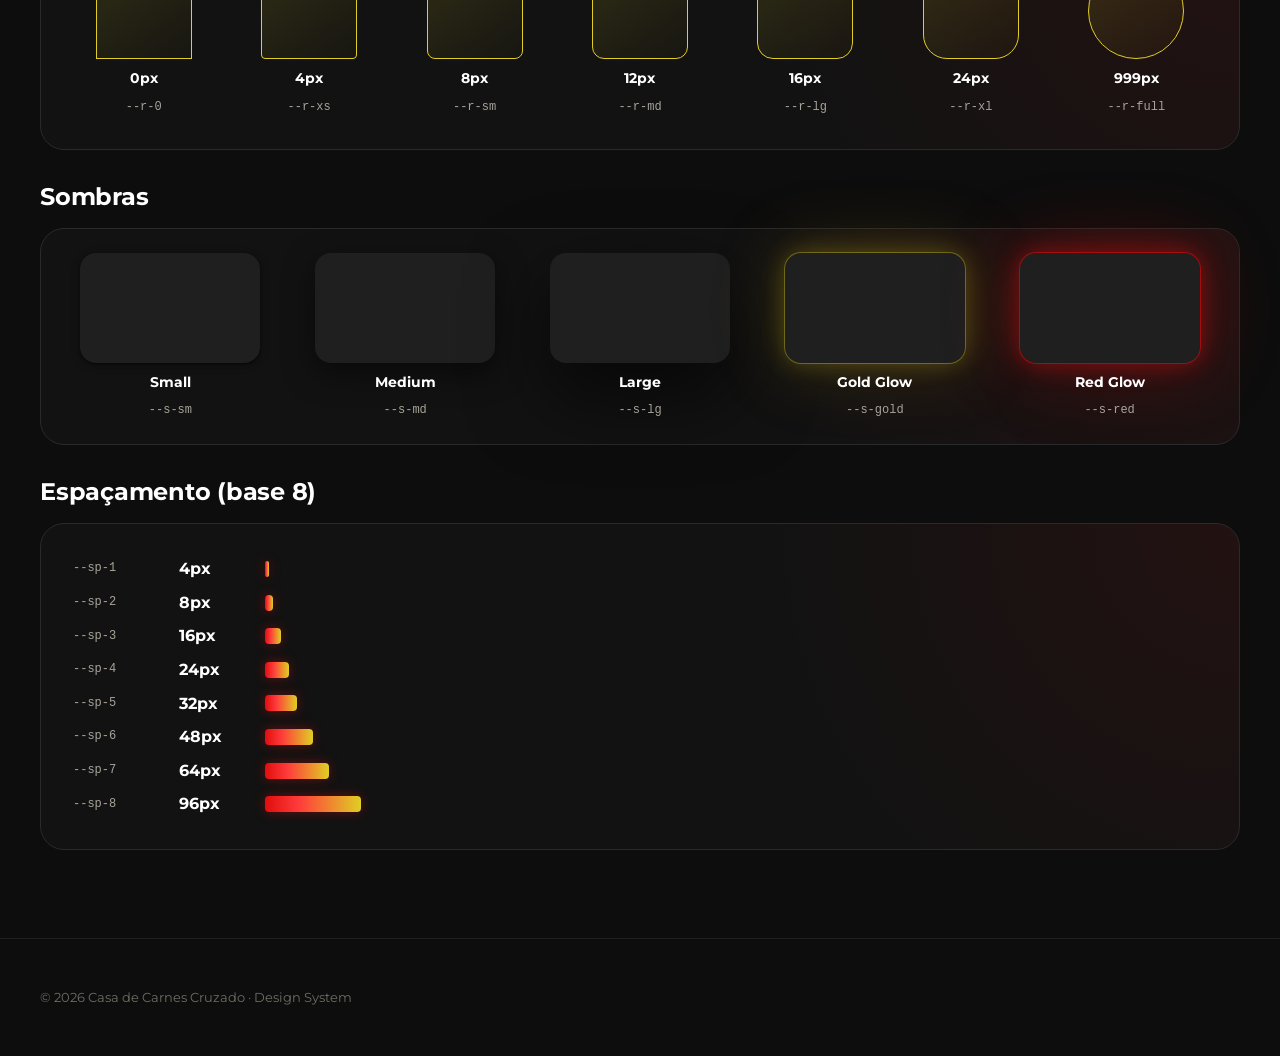
<file: design-system.html>
<!doctype html>
<html lang="pt-BR" class="no-js">
<head>
  <meta charset="utf-8">
  <meta name="viewport" content="width=device-width, initial-scale=1, viewport-fit=cover">
  <title>Design System — Casa de Carnes Cruzado</title>
  <meta name="description" content="Design System da Casa de Carnes Cruzado: cores, tipografia, botões, inputs, cards, raios, sombras e espaçamento.">
  <meta name="theme-color" content="#0D0D0D">
  <link rel="icon" href="assets/img/favicon-32.png" type="image/png" sizes="32x32">
  <link rel="icon" href="assets/img/favicon-64.png" type="image/png" sizes="64x64">
  <link rel="apple-touch-icon" href="assets/img/apple-touch-icon.png">
  <link rel="preload" href="assets/fonts/montserrat-latin-wght-normal.woff2" as="font" type="font/woff2" crossorigin>
  <link rel="stylesheet" href="assets/css/tokens.css">
  <link rel="stylesheet" href="assets/css/site.css">
  <link rel="stylesheet" href="assets/css/design-system.css">
  <script>document.documentElement.classList.replace("no-js", "js");</script>
  <script src="assets/js/config.js" defer></script>
  <script src="assets/js/main.js" defer></script>
</head>
<body>
  <svg class="sprite" aria-hidden="true" focusable="false">

    <!-- Ilustrações dos cortes (traço dourado) -->
    <symbol id="art-steak" viewBox="0 0 200 140">
      <g fill="none" stroke="currentColor" stroke-width="2" stroke-linecap="round" stroke-linejoin="round">
        <path d="M40 56c0-20 30-32 64-30 36 2 66 14 68 40 2 24-20 46-54 48-22 1-32-8-48-8-22 0-34-14-32-30 0-8 2-14 2-20Z"/>
        <path d="M40 56c0-20 30-32 64-30 36 2 66 14 68 40 2 24-20 46-54 48-22 1-32-8-48-8-22 0-34-14-32-30 0-8 2-14 2-20Z" transform="translate(105 70) scale(.84) translate(-105 -70)" opacity=".55"/>
        <path d="M68 58c6 4 12 6 20 4M112 58c4 6 10 10 18 10M80 80c8 2 14 8 18 14M126 84c4-4 10-6 16-4M60 74c2 4 6 8 10 10" opacity=".45"/>
      </g>
    </symbol>
    <symbol id="art-ribeye" viewBox="0 0 200 140">
      <g fill="none" stroke="currentColor" stroke-width="2" stroke-linecap="round" stroke-linejoin="round">
        <path d="M40 74c-4-30 26-50 62-50 40 0 66 20 64 50-2 28-28 44-62 44-36 0-60-16-64-44Z"/>
        <path d="M70 72c0-16 16-26 34-26 20 0 34 12 32 28-2 15-16 24-34 24-18 0-32-10-32-26Z" opacity=".75"/>
        <path d="M52 92c10 10 30 16 52 15M150 58c4 6 6 12 5 20" opacity=".5"/>
        <path d="M86 62c4 6 10 8 18 6M98 82c6-2 12 2 16 6M116 60c2 4 6 6 10 6" opacity=".45"/>
      </g>
    </symbol>
    <symbol id="art-tbone" viewBox="0 0 200 140">
      <g fill="none" stroke="currentColor" stroke-width="2" stroke-linecap="round" stroke-linejoin="round">
        <path d="M28 72c0-28 32-44 72-44s74 16 74 46c0 28-28 44-66 44-40 0-80-16-80-46Z"/>
        <path d="M46 42c26-10 84-12 112-1l-3 8c-28-9-80-8-106 1Z" fill="currentColor" fill-opacity=".16"/>
        <path d="M114 43h8l-3 74h-8Z" fill="currentColor" fill-opacity=".16"/>
        <path d="M50 70c6 2 12 6 16 12M72 94c6-2 12 0 16 4M80 58c6 4 12 4 18 2M134 64c4 4 10 6 16 6M138 92c4-2 8-2 12 0" opacity=".45"/>
      </g>
    </symbol>
    <symbol id="art-ribs" viewBox="0 0 200 140">
      <g fill="none" stroke="currentColor" stroke-width="2" stroke-linecap="round" stroke-linejoin="round">
        <rect x="26" y="44" width="148" height="56" rx="18"/>
        <path d="M54 34v76M84 34v76M114 34v76M144 34v76" opacity=".7"/>
        <circle cx="54" cy="30" r="4"/><circle cx="84" cy="30" r="4"/><circle cx="114" cy="30" r="4"/><circle cx="144" cy="30" r="4"/>
        <circle cx="54" cy="114" r="4"/><circle cx="84" cy="114" r="4"/><circle cx="114" cy="114" r="4"/><circle cx="144" cy="114" r="4"/>
        <path d="M34 60c12-6 24 6 36 0M160 84c-8 4-16-4-24 0" opacity=".4"/>
      </g>
    </symbol>
    <symbol id="art-tomahawk" viewBox="0 0 200 140">
      <g fill="none" stroke="currentColor" stroke-width="2" stroke-linecap="round" stroke-linejoin="round">
        <path d="M20 80c-2-28 24-48 58-48 32 0 50 18 50 40s-22 38-54 38c-30 0-52-10-54-30Z"/>
        <path d="M30 74c8-20 26-32 50-32" opacity=".55"/>
        <rect x="120" y="62" width="56" height="12" rx="6" fill="currentColor" fill-opacity=".14"/>
        <circle cx="180" cy="61" r="7"/><circle cx="180" cy="75" r="7"/>
        <path d="M46 86c6 2 12 6 14 12M78 62c6 4 12 6 20 4M86 92c4-4 10-6 16-4" opacity=".45"/>
      </g>
    </symbol>
    <symbol id="art-layers" viewBox="0 0 200 140">
      <g fill="none" stroke="currentColor" stroke-width="2" stroke-linecap="round" stroke-linejoin="round">
        <rect x="28" y="36" width="144" height="72" rx="12"/>
        <path d="M28 56c22-8 42 8 72 0s50 8 72 0M28 76c22 8 42-8 72 0s50-8 72 0M28 92c22-6 42 6 72 0s50 6 72 0" opacity=".6"/>
      </g>
    </symbol>
    <symbol id="art-sausage" viewBox="0 0 200 140">
      <g fill="none" stroke="currentColor" stroke-width="2" stroke-linecap="round" stroke-linejoin="round">
        <rect x="16" y="72" width="60" height="26" rx="13" transform="rotate(-20 46 85)"/>
        <rect x="70" y="56" width="60" height="26" rx="13" transform="rotate(2 100 69)"/>
        <rect x="124" y="62" width="60" height="26" rx="13" transform="rotate(24 154 75)"/>
        <path d="M74 74l-4 2M128 70l-4-2" stroke-width="3"/>
        <path d="M34 84c6-3 12-5 18-6M88 66h18M144 72c6 2 11 5 16 9" opacity=".45"/>
      </g>
    </symbol>
    <symbol id="art-drumstick" viewBox="0 0 200 140">
      <g fill="none" stroke="currentColor" stroke-width="2" stroke-linecap="round" stroke-linejoin="round">
        <path d="M56 48c16-24 64-26 74 4 6 20-4 34-14 46-12 2-38 0-54-14-14-12-14-24-6-36Z"/>
        <path d="M116 98l24 18" stroke-width="9" opacity=".25"/>
        <path d="M116 98l24 18"/>
        <circle cx="143" cy="124" r="6"/><circle cx="149" cy="113" r="6"/>
        <path d="M70 54c10-10 28-12 42-6M72 78c8 6 18 8 28 8" opacity=".45"/>
      </g>
    </symbol>
    <symbol id="art-burger" viewBox="0 0 200 140">
      <g fill="none" stroke="currentColor" stroke-width="2" stroke-linecap="round" stroke-linejoin="round">
        <path d="M40 70c0-26 26-42 60-42s60 16 60 42Z"/>
        <path d="M36 80q8-6 16 0t16 0 16 0 16 0 16 0 16 0 16 0 16 0"/>
        <rect x="38" y="86" width="124" height="16" rx="8" fill="currentColor" fill-opacity=".14"/>
        <path d="M40 108h120v4a12 12 0 0 1-12 12H52a12 12 0 0 1-12-12Z"/>
        <path d="M76 46l4-2M98 40l4 1M120 48l3 2M88 56l3-1M110 58l4 1" opacity=".6"/>
      </g>
    </symbol>

    <!-- Ícones (24px) -->
    <symbol id="i-arrow" viewBox="0 0 24 24"><path d="M5 12h14M13 6l6 6-6 6" fill="none" stroke="currentColor" stroke-width="2" stroke-linecap="round" stroke-linejoin="round"/></symbol>
    <symbol id="i-chat" viewBox="0 0 24 24"><path d="M21 11.5a8.5 8.5 0 0 1-12.6 7.4L3 20.5l1.6-5.2A8.5 8.5 0 1 1 21 11.5Z" fill="none" stroke="currentColor" stroke-width="2" stroke-linecap="round" stroke-linejoin="round"/><path d="M8.5 9.5c.3 2.6 2.4 4.7 5 5l1.2-1.2 2 .8-.4 1.8c-4.4.4-8.3-3.5-7.9-7.9l1.8-.4.8 2Z" fill="currentColor"/></symbol>
    <symbol id="i-award" viewBox="0 0 24 24"><g fill="none" stroke="currentColor" stroke-width="2" stroke-linecap="round" stroke-linejoin="round"><circle cx="12" cy="9" r="6"/><path d="M8.5 14 7 22l5-3 5 3-1.5-8"/></g></symbol>
    <symbol id="i-knife" viewBox="0 0 24 24"><g fill="none" stroke="currentColor" stroke-width="2" stroke-linecap="round" stroke-linejoin="round"><path d="M20.5 3.5 9 15l-2.5-2.5C10.5 8.5 15 4.5 20.5 3.5Z"/><path d="m8 14-4.6 4.6a1.6 1.6 0 0 0 2.3 2.3L10.2 16.4"/></g></symbol>
    <symbol id="i-flame" viewBox="0 0 24 24"><path d="M12 22c4.4 0 7-3 7-7 0-4.5-3.5-6.5-4.5-10-1.5 2-2.5 3-4 3.5C10.5 6 9.5 4 8 2.5 8 7 5 9 5 15c0 4 2.6 7 7 7Z" fill="none" stroke="currentColor" stroke-width="2" stroke-linecap="round" stroke-linejoin="round"/></symbol>
    <symbol id="i-truck" viewBox="0 0 24 24"><g fill="none" stroke="currentColor" stroke-width="2" stroke-linecap="round" stroke-linejoin="round"><path d="M2.5 6h11v10h-11zM13.5 9.5h4l3 3V16h-7"/><circle cx="6.5" cy="17.5" r="2"/><circle cx="17" cy="17.5" r="2"/></g></symbol>
    <symbol id="i-pin" viewBox="0 0 24 24"><g fill="none" stroke="currentColor" stroke-width="2" stroke-linecap="round" stroke-linejoin="round"><path d="M12 22s7-6.2 7-12a7 7 0 0 0-14 0c0 5.8 7 12 7 12Z"/><circle cx="12" cy="10" r="2.5"/></g></symbol>
    <symbol id="i-clock" viewBox="0 0 24 24"><g fill="none" stroke="currentColor" stroke-width="2" stroke-linecap="round" stroke-linejoin="round"><circle cx="12" cy="12" r="9"/><path d="M12 7v5l3.5 2"/></g></symbol>
    <symbol id="i-insta" viewBox="0 0 24 24"><g fill="none" stroke="currentColor" stroke-width="2" stroke-linecap="round" stroke-linejoin="round"><rect x="3" y="3" width="18" height="18" rx="5"/><circle cx="12" cy="12" r="4"/><path d="M17.5 6.5h.01"/></g></symbol>
    <symbol id="i-check" viewBox="0 0 24 24"><path d="m5 12.5 4.5 4.5L19 7.5" fill="none" stroke="currentColor" stroke-width="2.5" stroke-linecap="round" stroke-linejoin="round"/></symbol>
  </svg>

  <header class="ds-header">
    <div class="container">
      <a class="ds-brand" href="index.html">
        <img src="assets/img/logo-cruzado-2x.webp" alt="" width="236" height="250">
        <span><strong>CRUZADO</strong><small>Design System</small></span>
      </a>
      <a class="btn btn-outline btn-sm" href="index.html">
        Ver o site
        <svg class="btn-icon btn-icon--arrow" aria-hidden="true"><use href="#i-arrow"/></svg>
      </a>
    </div>
  </header>

  <main>
    <section class="ds-hero">
      <div class="container">
        <span class="eyebrow"><span class="eyebrow-line"></span>Identidade visual · v1.0</span>
        <h1 class="t-display">Design <span class="text-fire">System</span></h1>
        <p class="t-lead">Os blocos que constroem a Casa de Carnes Cruzado: preto profundo, ouro e o vermelho que chama a atenção. Clique em uma cor para copiar o código.</p>
        <nav class="ds-nav" aria-label="Seções">
          <a class="chip" href="#logo">Logo</a>
          <a class="chip" href="#cores">Cores</a>
          <a class="chip" href="#tipografia">Tipografia</a>
          <a class="chip" href="#botoes">Botões</a>
          <a class="chip" href="#inputs">Inputs</a>
          <a class="chip" href="#cards">Cards</a>
          <a class="chip" href="#estetica">Raios, sombras e espaço</a>
        </nav>
      </div>
    </section>

    <!-- Logo -->
    <section class="ds-section" id="logo">
      <div class="container">
        <div class="ds-section-head">
          <span class="t-caption">00 · Logo</span>
          <h2 class="t-h1">Selo Cruzado</h2>
          <p>O selo é a assinatura principal. O ícone (boi com faca e cutelo cruzados) entra onde o selo ficaria pequeno demais, como no favicon.</p>
        </div>
        <div class="ds-logos">
          <figure class="ds-logo-tile">
            <img src="assets/img/logo-cruzado.webp" alt="Selo da Casa de Carnes Cruzado sobre fundo preto" width="236" height="250">
            <figcaption><strong>Selo sobre preto</strong><code class="ds-code">assets/img/logo-cruzado.webp</code></figcaption>
          </figure>
          <figure class="ds-logo-tile ds-logo-tile--red">
            <img src="assets/img/logo-cruzado.webp" alt="Selo da Casa de Carnes Cruzado sobre fundo vermelho" width="236" height="250">
            <figcaption><strong>Selo sobre vermelho</strong><code class="ds-code">com Red Glow</code></figcaption>
          </figure>
          <div class="neon" style="border-radius:var(--r-xl)">
          <figure class="ds-logo-tile ds-logo-tile--neon">
            <img class="ds-logo-icon" src="assets/img/apple-touch-icon.png" alt="Ícone da Casa de Carnes Cruzado" width="180" height="180">
            <figcaption><strong>Ícone</strong><code class="ds-code">favicon · apple-touch-icon</code></figcaption>
          </figure>
          </div>
        </div>
      </div>
    </section>

    <!-- Cores -->
    <section class="ds-section" id="cores">
      <div class="container">
        <div class="ds-section-head">
          <span class="t-caption">01 · Cores</span>
          <h2 class="t-h1">Paleta em 3 níveis</h2>
        </div>

        <h3 class="t-h3 ds-group-title">Primárias</h3>
        <div class="ds-swatches">
          <button class="ds-swatch ds-swatch--lg" type="button" data-copy="#0D0D0D"><span class="ds-swatch-color" style="background:#0D0D0D"></span><span class="ds-swatch-info"><strong>Preto Cruzado</strong><code>#0D0D0D · --c-preto</code></span></button>
          <button class="ds-swatch ds-swatch--lg" type="button" data-copy="#8F6E00"><span class="ds-swatch-color" style="background:#8F6E00"></span><span class="ds-swatch-info"><strong>Ouro Escuro</strong><code>#8F6E00 · --c-ouro-escuro</code></span></button>
        </div>

        <h3 class="t-h3 ds-group-title">Secundárias</h3>
        <div class="ds-swatches">
          <button class="ds-swatch ds-swatch--lg" type="button" data-copy="#E0CE25"><span class="ds-swatch-color" style="background:#E0CE25"></span><span class="ds-swatch-info"><strong>Ouro Brilhante</strong><code>#E0CE25 · --c-ouro</code></span></button>
          <button class="ds-swatch ds-swatch--lg" type="button" data-copy="#E10D0D"><span class="ds-swatch-color" style="background:#E10D0D"></span><span class="ds-swatch-info"><strong>Vermelho Cruzado</strong><code>#E10D0D · --c-vermelho</code></span></button>
          <button class="ds-swatch ds-swatch--lg" type="button" data-copy="#FFFFFF"><span class="ds-swatch-color" style="background:#FFFFFF"></span><span class="ds-swatch-info"><strong>Branco</strong><code>#FFFFFF · --c-texto</code></span></button>
        </div>

        <h3 class="t-h3 ds-group-title">Suporte</h3>
        <div class="ds-swatches">
          <button class="ds-swatch" type="button" data-copy="#121212"><span class="ds-swatch-color" style="background:#121212"></span><span class="ds-swatch-info"><strong>Grafite 950</strong><code>#121212</code></span></button>
          <button class="ds-swatch" type="button" data-copy="#171717"><span class="ds-swatch-color" style="background:#171717"></span><span class="ds-swatch-info"><strong>Grafite 900</strong><code>#171717</code></span></button>
          <button class="ds-swatch" type="button" data-copy="#1F1F1F"><span class="ds-swatch-color" style="background:#1F1F1F"></span><span class="ds-swatch-info"><strong>Grafite 800</strong><code>#1F1F1F</code></span></button>
          <button class="ds-swatch" type="button" data-copy="#2A2A2A"><span class="ds-swatch-color" style="background:#2A2A2A"></span><span class="ds-swatch-info"><strong>Grafite 700</strong><code>#2A2A2A</code></span></button>
          <button class="ds-swatch" type="button" data-copy="#3A3A3A"><span class="ds-swatch-color" style="background:#3A3A3A"></span><span class="ds-swatch-info"><strong>Grafite 600</strong><code>#3A3A3A</code></span></button>
          <button class="ds-swatch" type="button" data-copy="#555555"><span class="ds-swatch-color" style="background:#555555"></span><span class="ds-swatch-info"><strong>Grafite 500</strong><code>#555555</code></span></button>
          <button class="ds-swatch" type="button" data-copy="#A8A49A"><span class="ds-swatch-color" style="background:#A8A49A"></span><span class="ds-swatch-info"><strong>Texto secundário</strong><code>#A8A49A · --c-texto-2</code></span></button>
          <button class="ds-swatch" type="button" data-copy="#FF2323"><span class="ds-swatch-color" style="background:#FF2323"></span><span class="ds-swatch-info"><strong>Vermelho hover</strong><code>#FF2323</code></span></button>
          <button class="ds-swatch" type="button" data-copy="#8A0505"><span class="ds-swatch-color" style="background:#8A0505"></span><span class="ds-swatch-info"><strong>Vermelho profundo</strong><code>#8A0505</code></span></button>
          <button class="ds-swatch" type="button" data-copy="#3DBA6F"><span class="ds-swatch-color" style="background:#3DBA6F"></span><span class="ds-swatch-info"><strong>Sucesso</strong><code>#3DBA6F</code></span></button>
          <button class="ds-swatch" type="button" data-copy="#FF3B3B"><span class="ds-swatch-color" style="background:#FF3B3B"></span><span class="ds-swatch-info"><strong>Erro</strong><code>#FF3B3B</code></span></button>
        </div>

        <h3 class="t-h3 ds-group-title">Degradês</h3>
        <div class="ds-gradients">
          <div class="ds-gradient" style="background:var(--g-ouro);color:var(--c-preto)"><strong>Ouro</strong><code>--g-ouro</code></div>
          <div class="ds-gradient" style="background:var(--g-vermelho)"><strong>Vermelho</strong><code>--g-vermelho</code></div>
          <div class="ds-gradient" style="background:var(--g-fogo)"><strong>Fogo</strong><code>--g-fogo</code></div>
          <div class="neon" style="border-radius:var(--r-lg)"><div class="ds-gradient" style="background:var(--c-grafite-950)"><strong>Borda neon</strong><code>.neon</code></div></div>
        </div>
      </div>
    </section>

    <!-- Tipografia -->
    <section class="ds-section" id="tipografia">
      <div class="container">
        <div class="ds-section-head">
          <span class="t-caption">02 · Tipografia</span>
          <h2 class="t-h1">Montserrat em 7 níveis</h2>
        </div>
        <div class="ds-type">
          <div class="ds-type-row"><div class="ds-type-meta"><strong>Display</strong><span class="ds-code">900 · 54px · .t-display</span></div><p class="t-display ds-type-sample">Corte de mestre</p></div>
          <div class="ds-type-row"><div class="ds-type-meta"><strong>Heading 1</strong><span class="ds-code">800 · 40px · .t-h1</span></div><p class="t-h1 ds-type-sample">Qualidade que se vê no corte</p></div>
          <div class="ds-type-row"><div class="ds-type-meta"><strong>Heading 2</strong><span class="ds-code">800 · 32px · .t-h2</span></div><p class="t-h2 ds-type-sample">Os cortes da casa</p></div>
          <div class="ds-type-row"><div class="ds-type-meta"><strong>Heading 3</strong><span class="ds-code">700 · 24px · .t-h3</span></div><p class="t-h3 ds-type-sample">Picanha maturada</p></div>
          <div class="ds-type-row"><div class="ds-type-meta"><strong>Lead</strong><span class="ds-code">500 · 18px · .t-lead</span></div><p class="t-lead ds-type-sample">Seleção premium de carnes, porcionadas do seu jeito e prontas para a brasa.</p></div>
          <div class="ds-type-row"><div class="ds-type-meta"><strong>Body</strong><span class="ds-code">400 · 16px · .t-body</span></div><p class="t-body ds-type-sample">Peças escolhidas uma a uma, olhando marmoreio, cor e frescor. Espessura, peso e porcionamento do jeito que você pedir.</p></div>
          <div class="ds-type-row"><div class="ds-type-meta"><strong>Caption</strong><span class="ds-code">500 · 11px · .t-caption</span></div><p class="t-caption ds-type-sample">Bovino · Grelha · Corte na hora</p></div>
        </div>
      </div>
    </section>

    <!-- Botões -->
    <section class="ds-section" id="botoes">
      <div class="container">
        <div class="ds-section-head">
          <span class="t-caption">03 · Botões</span>
          <h2 class="t-h1">5 variantes × 3 tamanhos</h2>
          <p>Passe o mouse para ver o brilho, o glow e o efeito de clique.</p>
        </div>
        <div class="ds-panel">
          <div class="ds-btn-grid">
            <span></span><span class="t-caption">Small</span><span class="t-caption">Medium</span><span class="t-caption">Large</span><span class="t-caption">Desabilitado</span>

            <span class="t-caption">Primary</span>
            <button class="btn btn-primary btn-sm" type="button">Pedir</button>
            <button class="btn btn-primary" type="button">Fazer pedido</button>
            <button class="btn btn-primary btn-lg" type="button">Fazer pedido <svg class="btn-icon btn-icon--arrow" aria-hidden="true"><use href="#i-arrow"/></svg></button>
            <button class="btn btn-primary" type="button" disabled>Fazer pedido</button>

            <span class="t-caption">Gold</span>
            <button class="btn btn-gold btn-sm" type="button">Kit</button>
            <button class="btn btn-gold" type="button">Montar kit</button>
            <button class="btn btn-gold btn-lg" type="button">Montar meu kit <svg class="btn-icon btn-icon--arrow" aria-hidden="true"><use href="#i-arrow"/></svg></button>
            <button class="btn btn-gold" type="button" disabled>Montar kit</button>

            <span class="t-caption">Outline</span>
            <button class="btn btn-outline btn-sm" type="button">Ver</button>
            <button class="btn btn-outline" type="button">Ver vitrine</button>
            <button class="btn btn-outline btn-lg" type="button">Ver a vitrine</button>
            <button class="btn btn-outline" type="button" disabled>Ver vitrine</button>

            <span class="t-caption">Ghost</span>
            <button class="btn btn-ghost btn-sm" type="button">Voltar</button>
            <button class="btn btn-ghost" type="button">Saiba mais</button>
            <button class="btn btn-ghost btn-lg" type="button">Saiba mais</button>
            <button class="btn btn-ghost" type="button" disabled>Saiba mais</button>

            <span class="t-caption">Danger</span>
            <button class="btn btn-danger btn-sm" type="button">Remover</button>
            <button class="btn btn-danger" type="button">Cancelar pedido</button>
            <button class="btn btn-danger btn-lg" type="button">Cancelar pedido</button>
            <button class="btn btn-danger" type="button" disabled>Cancelar</button>
          </div>
        </div>
      </div>
    </section>

    <!-- Inputs -->
    <section class="ds-section" id="inputs">
      <div class="container">
        <div class="ds-section-head">
          <span class="t-caption">04 · Inputs</span>
          <h2 class="t-h1">Campos e estados</h2>
        </div>
        <div class="ds-panel ds-inputs">
          <div class="field">
            <label class="field-label" for="ds-1">Padrão</label>
            <input class="input" id="ds-1" placeholder="Como podemos te chamar?">
            <span class="field-msg">Texto de apoio.</span>
          </div>
          <div class="field is-focus">
            <label class="field-label" for="ds-2">Foco</label>
            <input class="input" id="ds-2" value="Maria Silva">
            <span class="field-msg">Borda e glow dourados.</span>
          </div>
          <div class="field is-error">
            <label class="field-label" for="ds-3">Erro</label>
            <input class="input" id="ds-3" value="(11) 9999" aria-invalid="true">
            <span class="field-msg">Informe um WhatsApp válido com DDD.</span>
          </div>
          <div class="field is-success">
            <label class="field-label" for="ds-4">Sucesso</label>
            <input class="input" id="ds-4" value="(11) 99999-8888">
            <span class="field-msg">Tudo certo.</span>
          </div>
          <div class="field">
            <label class="field-label" for="ds-5">Select</label>
            <select class="select" id="ds-5">
              <option>Retirada na loja</option>
              <option>Entrega</option>
              <option>Encomenda para evento</option>
            </select>
            <span class="field-msg"></span>
          </div>
          <div class="field">
            <label class="field-label" for="ds-6">Textarea</label>
            <textarea class="textarea" id="ds-6" placeholder="Ex.: 1,5 kg de picanha em bifes de 3 cm"></textarea>
            <span class="field-msg"></span>
          </div>
        </div>
      </div>
    </section>

    <!-- Cards -->
    <section class="ds-section" id="cards">
      <div class="container">
        <div class="ds-section-head">
          <span class="t-caption">05 · Cards</span>
          <h2 class="t-h1">4 modelos</h2>
        </div>
        <div class="ds-cards">
          <div>
            <p class="t-caption ds-card-label">Produto</p>
            <article class="card card-feature card-product" data-spotlight>
              <div class="product-media">
                <span class="chip chip-red product-badge">Mais pedido</span>
                <svg class="product-art" aria-hidden="true"><use href="#art-steak"/></svg>
                <span class="product-index" aria-hidden="true">01</span>
              </div>
              <div class="product-body">
                <span class="t-caption">Bovino · Grelha</span>
                <h3 class="t-h3">Picanha</h3>
                <p>Capa de gordura uniforme e o sabor clássico do churrasco.</p>
                <div class="product-foot">
                  <span class="product-meta">Peça ou bifes</span>
                  <button class="btn btn-primary btn-sm" type="button">Pedir</button>
                </div>
              </div>
            </article>
          </div>
          <div>
            <p class="t-caption ds-card-label">Diferencial (gold glow)</p>
            <article class="card card-feature feature" data-spotlight>
              <span class="feature-num">01</span>
              <span class="feature-icon"><svg aria-hidden="true"><use href="#i-award"/></svg></span>
              <h3 class="t-h3">Seleção a dedo</h3>
              <p>Peças escolhidas uma a uma, olhando marmoreio, cor e frescor.</p>
            </article>
          </div>
          <div>
            <p class="t-caption ds-card-label">CTA vermelho</p>
            <article class="card card-cta" style="display:grid;gap:16px;justify-items:start">
              <span class="chip cta-chip">Kit churrasco</span>
              <h3 class="t-h2">Monte seu kit em uma mensagem.</h3>
              <button class="btn btn-gold" type="button">Montar meu kit</button>
            </article>
          </div>
          <div>
            <p class="t-caption ds-card-label">Base</p>
            <article class="card" style="display:grid;gap:8px">
              <span class="t-caption">Card base</span>
              <h3 class="t-h3">Informação simples</h3>
              <p style="color:var(--c-texto-2)">Fundo grafite, borda sutil e raio de 16px para agrupar conteúdo.</p>
            </article>
          </div>
        </div>
      </div>
    </section>

    <!-- Estética -->
    <section class="ds-section" id="estetica">
      <div class="container">
        <div class="ds-section-head">
          <span class="t-caption">06 · Estética</span>
          <h2 class="t-h1">Raios, sombras e espaçamento</h2>
        </div>

        <h3 class="t-h3 ds-group-title">Border-radius</h3>
        <div class="ds-panel ds-tokens">
          <div class="ds-token"><span class="ds-radius-box" style="border-radius:var(--r-0)"></span><strong>0px</strong><span class="ds-code">--r-0</span></div>
          <div class="ds-token"><span class="ds-radius-box" style="border-radius:var(--r-xs)"></span><strong>4px</strong><span class="ds-code">--r-xs</span></div>
          <div class="ds-token"><span class="ds-radius-box" style="border-radius:var(--r-sm)"></span><strong>8px</strong><span class="ds-code">--r-sm</span></div>
          <div class="ds-token"><span class="ds-radius-box" style="border-radius:var(--r-md)"></span><strong>12px</strong><span class="ds-code">--r-md</span></div>
          <div class="ds-token"><span class="ds-radius-box" style="border-radius:var(--r-lg)"></span><strong>16px</strong><span class="ds-code">--r-lg</span></div>
          <div class="ds-token"><span class="ds-radius-box" style="border-radius:var(--r-xl)"></span><strong>24px</strong><span class="ds-code">--r-xl</span></div>
          <div class="ds-token"><span class="ds-radius-box" style="border-radius:var(--r-full)"></span><strong>999px</strong><span class="ds-code">--r-full</span></div>
        </div>

        <h3 class="t-h3 ds-group-title">Sombras</h3>
        <div class="ds-panel ds-tokens ds-shadows">
          <div class="ds-token"><span class="ds-shadow-box" style="box-shadow:var(--s-sm)"></span><strong>Small</strong><span class="ds-code">--s-sm</span></div>
          <div class="ds-token"><span class="ds-shadow-box" style="box-shadow:var(--s-md)"></span><strong>Medium</strong><span class="ds-code">--s-md</span></div>
          <div class="ds-token"><span class="ds-shadow-box" style="box-shadow:var(--s-lg)"></span><strong>Large</strong><span class="ds-code">--s-lg</span></div>
          <div class="ds-token"><span class="ds-shadow-box" style="box-shadow:var(--s-gold)"></span><strong>Gold Glow</strong><span class="ds-code">--s-gold</span></div>
          <div class="ds-token"><span class="ds-shadow-box" style="box-shadow:var(--s-red)"></span><strong>Red Glow</strong><span class="ds-code">--s-red</span></div>
        </div>

        <h3 class="t-h3 ds-group-title">Espaçamento (base 8)</h3>
        <div class="ds-panel ds-spacing">
          <div class="ds-space-row"><span class="ds-code">--sp-1</span><strong>4px</strong><span class="ds-space-bar" style="width:4px"></span></div>
          <div class="ds-space-row"><span class="ds-code">--sp-2</span><strong>8px</strong><span class="ds-space-bar" style="width:8px"></span></div>
          <div class="ds-space-row"><span class="ds-code">--sp-3</span><strong>16px</strong><span class="ds-space-bar" style="width:16px"></span></div>
          <div class="ds-space-row"><span class="ds-code">--sp-4</span><strong>24px</strong><span class="ds-space-bar" style="width:24px"></span></div>
          <div class="ds-space-row"><span class="ds-code">--sp-5</span><strong>32px</strong><span class="ds-space-bar" style="width:32px"></span></div>
          <div class="ds-space-row"><span class="ds-code">--sp-6</span><strong>48px</strong><span class="ds-space-bar" style="width:48px"></span></div>
          <div class="ds-space-row"><span class="ds-code">--sp-7</span><strong>64px</strong><span class="ds-space-bar" style="width:64px"></span></div>
          <div class="ds-space-row"><span class="ds-code">--sp-8</span><strong>96px</strong><span class="ds-space-bar" style="width:96px"></span></div>
        </div>
      </div>
    </section>
  </main>

  <footer class="ds-footer">
    <div class="container">© <span data-year>2026</span> Casa de Carnes Cruzado · Design System</div>
  </footer>

  <div class="ds-toast" role="status" aria-live="polite"></div>

  <script>
    (() => {
      const toast = document.querySelector(".ds-toast");
      let timer;
      document.addEventListener("click", async (e) => {
        const swatch = e.target.closest("[data-copy]");
        if (!swatch) return;
        const value = swatch.dataset.copy;
        try {
          await navigator.clipboard.writeText(value);
          toast.textContent = `${value} copiado`;
        } catch {
          toast.textContent = value;
        }
        toast.classList.add("is-visible");
        clearTimeout(timer);
        timer = setTimeout(() => toast.classList.remove("is-visible"), 1800);
      });
    })();
  </script>
</body>
</html>
</file>
<file: assets/css/tokens.css>
/* ==========================================================================
   Casa de Carnes Cruzado — Design System
   Tokens (cores, tipografia, raios, sombras, espaçamento) + componentes base
   ========================================================================== */

/* ---------- Fonte (Montserrat variável, auto-hospedada) ---------- */
@font-face {
  font-family: "Montserrat";
  font-style: normal;
  font-display: swap;
  font-weight: 100 900;
  src: url("../fonts/montserrat-latin-ext-wght-normal.woff2") format("woff2-variations");
  unicode-range: U+0100-02BA, U+02BD-02C5, U+02C7-02CC, U+02CE-02D7, U+02DD-02FF, U+0304, U+0308, U+0329, U+1D00-1DBF, U+1E00-1E9F, U+1EF2-1EFF, U+2020, U+20A0-20AB, U+20AD-20C0, U+2113, U+2C60-2C7F, U+A720-A7FF;
}
@font-face {
  font-family: "Montserrat";
  font-style: normal;
  font-display: swap;
  font-weight: 100 900;
  src: url("../fonts/montserrat-latin-wght-normal.woff2") format("woff2-variations");
  unicode-range: U+0000-00FF, U+0131, U+0152-0153, U+02BB-02BC, U+02C6, U+02DA, U+02DC, U+0304, U+0308, U+0329, U+2000-206F, U+20AC, U+2122, U+2191, U+2193, U+2212, U+2215, U+FEFF, U+FFFD;
}

/* Ângulo animável para as bordas neon (conic-gradient girando) */
@property --angle {
  syntax: "<angle>";
  initial-value: 0deg;
  inherits: false;
}

:root {
  /* ---------- Cores · Primárias ---------- */
  --c-preto: #0D0D0D;          /* Preto Cruzado */
  --c-ouro-escuro: #8F6E00;    /* Ouro Escuro */

  /* ---------- Cores · Secundárias ---------- */
  --c-ouro: #E0CE25;           /* Ouro Brilhante */
  --c-vermelho: #E10D0D;       /* Vermelho Cruzado */

  /* ---------- Cores · Suporte (grafites) ---------- */
  --c-grafite-950: #121212;
  --c-grafite-900: #171717;
  --c-grafite-800: #1F1F1F;
  --c-grafite-700: #2A2A2A;
  --c-grafite-600: #3A3A3A;
  --c-grafite-500: #555555;

  /* ---------- Texto ---------- */
  --c-texto: #FFFFFF;          /* Branco */
  --c-texto-2: #A8A49A;        /* texto secundário */
  --c-texto-3: #6F6C65;

  /* ---------- Variações funcionais ---------- */
  --c-vermelho-hover: #FF2323;
  --c-vermelho-profundo: #8A0505;
  --c-ouro-hover: #F0DE3C;
  --c-sucesso: #3DBA6F;
  --c-erro: #FF3B3B;

  /* ---------- Gradientes ---------- */
  --g-ouro: linear-gradient(135deg, #8F6E00 0%, #E0CE25 45%, #B8960B 70%, #8F6E00 100%);
  --g-vermelho: linear-gradient(135deg, #FF2A2A 0%, #E10D0D 45%, #8A0505 100%);
  --g-fogo: linear-gradient(90deg, #E10D0D 0%, #FF3B3B 35%, #E0CE25 100%);
  --g-neon: conic-gradient(from var(--angle), transparent 0% 55%, #E10D0D 70%, #E0CE25 82%, transparent 92% 100%);

  /* ---------- Tipografia (7 níveis) ---------- */
  --font: "Montserrat", system-ui, -apple-system, "Segoe UI", Roboto, Arial, sans-serif;
  --fs-display: clamp(2.375rem, 1.55rem + 3.4vw, 3.375rem); /* 54px · 900 */
  --fs-h1: clamp(1.875rem, 1.45rem + 1.8vw, 2.5rem);        /* 40px · 800 */
  --fs-h2: clamp(1.5rem, 1.3rem + 0.9vw, 2rem);             /* 32px · 800 */
  --fs-h3: 1.5rem;                                           /* 24px · 700 */
  --fs-lead: 1.125rem;                                       /* 18px · 500 */
  --fs-body: 1rem;                                           /* 16px · 400 */
  --fs-caption: 0.6875rem;                                   /* 11px · 500 */

  /* ---------- Border-radius (7) ---------- */
  --r-0: 0px;
  --r-xs: 4px;
  --r-sm: 8px;
  --r-md: 12px;
  --r-lg: 16px;
  --r-xl: 24px;
  --r-full: 999px;

  /* ---------- Sombras (5) ---------- */
  --s-sm: 0 1px 2px rgba(0, 0, 0, 0.5), 0 2px 8px rgba(0, 0, 0, 0.35);
  --s-md: 0 10px 30px rgba(0, 0, 0, 0.5);
  --s-lg: 0 30px 80px rgba(0, 0, 0, 0.65);
  --s-gold: 0 0 0 1px rgba(224, 206, 37, 0.35), 0 0 24px rgba(224, 206, 37, 0.28), 0 0 72px rgba(143, 110, 0, 0.3);
  --s-red: 0 0 0 1px rgba(225, 13, 13, 0.55), 0 0 24px rgba(225, 13, 13, 0.5), 0 0 80px rgba(225, 13, 13, 0.3);

  /* ---------- Espaçamento (base 8) ---------- */
  --sp-1: 4px;
  --sp-2: 8px;
  --sp-3: 16px;
  --sp-4: 24px;
  --sp-5: 32px;
  --sp-6: 48px;
  --sp-7: 64px;
  --sp-8: 96px;

  /* ---------- Movimento ---------- */
  --ease-out: cubic-bezier(0.16, 1, 0.3, 1);
  --ease-in-out: cubic-bezier(0.65, 0, 0.35, 1);

  --container: 1200px;
  --gutter: clamp(16px, 4vw, 32px);

  color-scheme: dark;
}

/* ==========================================================================
   Base
   ========================================================================== */
*,
*::before,
*::after {
  box-sizing: border-box;
}

html {
  -webkit-text-size-adjust: 100%;
  scroll-behavior: smooth;
  scroll-padding-top: 88px;
}

body {
  margin: 0;
  min-height: 100vh;
  background: var(--c-preto);
  color: var(--c-texto);
  font-family: var(--font);
  font-size: var(--fs-body);
  font-weight: 400;
  line-height: 1.6;
  -webkit-font-smoothing: antialiased;
  -moz-osx-font-smoothing: grayscale;
  text-rendering: optimizeLegibility;
  overflow-x: hidden;
}

img,
svg {
  display: block;
  max-width: 100%;
}

a {
  color: inherit;
}

button,
input,
select,
textarea {
  font: inherit;
  color: inherit;
}

h1,
h2,
h3,
h4,
p,
figure,
blockquote,
dl,
dd {
  margin: 0;
}

::selection {
  background: var(--c-vermelho);
  color: #fff;
}

:focus-visible {
  outline: 2px solid var(--c-ouro);
  outline-offset: 3px;
  border-radius: var(--r-xs);
}

.sr-only {
  position: absolute !important;
  width: 1px;
  height: 1px;
  padding: 0;
  margin: -1px;
  overflow: hidden;
  clip: rect(0, 0, 0, 0);
  white-space: nowrap;
  border: 0;
}

.container {
  width: 100%;
  max-width: calc(var(--container) + var(--gutter) * 2);
  margin-inline: auto;
  padding-inline: var(--gutter);
}

/* ==========================================================================
   Tipografia
   ========================================================================== */
.t-display {
  font-size: var(--fs-display);
  font-weight: 900;
  line-height: 1.02;
  letter-spacing: -0.025em;
  text-transform: uppercase;
}
.t-h1 {
  font-size: var(--fs-h1);
  font-weight: 800;
  line-height: 1.1;
  letter-spacing: -0.02em;
}
.t-h2 {
  font-size: var(--fs-h2);
  font-weight: 800;
  line-height: 1.15;
  letter-spacing: -0.015em;
}
.t-h3 {
  font-size: var(--fs-h3);
  font-weight: 700;
  line-height: 1.25;
  letter-spacing: -0.01em;
}
.t-lead {
  font-size: var(--fs-lead);
  font-weight: 500;
  line-height: 1.6;
  color: var(--c-texto-2);
}
.t-body {
  font-size: var(--fs-body);
  font-weight: 400;
  line-height: 1.6;
}
.t-caption {
  font-size: var(--fs-caption);
  font-weight: 500;
  line-height: 1.4;
  letter-spacing: 0.22em;
  text-transform: uppercase;
  color: var(--c-texto-2);
}

.text-gold {
  background: var(--g-ouro);
  background-size: 200% 100%;
  -webkit-background-clip: text;
  background-clip: text;
  color: transparent;
}
.text-fire {
  background: linear-gradient(90deg, #E10D0D 0%, #FF3B3B 25%, #E0CE25 50%, #FF3B3B 75%, #E10D0D 100%);
  background-size: 200% 100%;
  -webkit-background-clip: text;
  background-clip: text;
  color: transparent;
  animation: gradient-pan 6s linear infinite;
}
.text-red {
  color: var(--c-vermelho);
}

@keyframes gradient-pan {
  to {
    background-position: -200% 0;
  }
}

/* ==========================================================================
   Botões — 5 variantes × 3 tamanhos
   ========================================================================== */
.btn {
  --h: 48px;
  --px: 24px;
  --fs: 0.8125rem;
  position: relative;
  isolation: isolate;
  overflow: hidden;
  display: inline-flex;
  align-items: center;
  justify-content: center;
  gap: 10px;
  height: var(--h);
  padding: 0 var(--px);
  border: 1px solid transparent;
  border-radius: var(--r-sm);
  background: transparent;
  font-family: var(--font);
  font-size: var(--fs);
  font-weight: 700;
  line-height: 1;
  letter-spacing: 0.12em;
  text-transform: uppercase;
  text-decoration: none;
  white-space: nowrap;
  cursor: pointer;
  user-select: none;
  -webkit-tap-highlight-color: transparent;
  transition:
    transform 0.4s var(--ease-out),
    box-shadow 0.4s var(--ease-out),
    background-color 0.3s,
    background-position 0.6s var(--ease-out),
    border-color 0.3s,
    color 0.3s;
}
.btn-sm {
  --h: 36px;
  --px: 16px;
  --fs: 0.6875rem;
  border-radius: var(--r-xs);
}
.btn-lg {
  --h: 56px;
  --px: 32px;
  --fs: 0.875rem;
}

/* brilho que atravessa o botão */
.btn::after {
  content: "";
  position: absolute;
  inset: 0;
  z-index: -1;
  background: linear-gradient(110deg, transparent 25%, rgba(255, 255, 255, 0.38) 50%, transparent 75%);
  transform: translateX(-120%);
  transition: transform 0.9s var(--ease-out);
  pointer-events: none;
}
.btn:hover::after {
  transform: translateX(120%);
}

.btn .btn-icon {
  width: 18px;
  height: 18px;
  flex: none;
  transition: transform 0.4s var(--ease-out);
}
.btn:hover .btn-icon--arrow {
  transform: translateX(4px);
}

/* Primary — vermelho */
.btn-primary {
  background: var(--c-vermelho);
  color: #fff;
  box-shadow: 0 0 0 0 rgba(225, 13, 13, 0), 0 8px 24px rgba(225, 13, 13, 0.25);
}
.btn-primary:hover {
  background: var(--c-vermelho-hover);
  box-shadow: var(--s-red);
  transform: translateY(-2px);
}

/* Gold — degradê */
.btn-gold {
  background: var(--g-ouro);
  background-size: 220% 100%;
  background-position: 0% 0;
  color: var(--c-preto);
  border-color: rgba(224, 206, 37, 0.5);
}
.btn-gold:hover {
  background-position: 100% 0;
  box-shadow: var(--s-gold);
  transform: translateY(-2px);
}

/* Outline — neon dourado */
.btn-outline {
  color: var(--c-ouro);
  border-color: rgba(224, 206, 37, 0.5);
  background: rgba(224, 206, 37, 0.02);
}
.btn-outline:hover {
  border-color: var(--c-ouro);
  background: rgba(224, 206, 37, 0.08);
  text-shadow: 0 0 10px rgba(224, 206, 37, 0.7);
  box-shadow: 0 0 14px rgba(224, 206, 37, 0.35), inset 0 0 14px rgba(224, 206, 37, 0.15);
  transform: translateY(-2px);
}

/* Ghost */
.btn-ghost {
  color: var(--c-texto);
}
.btn-ghost::after {
  display: none;
}
.btn-ghost:hover {
  background: rgba(255, 255, 255, 0.06);
  color: #fff;
}

/* Danger */
.btn-danger {
  color: var(--c-erro);
  border-color: rgba(225, 13, 13, 0.6);
  background: rgba(225, 13, 13, 0.06);
}
.btn-danger:hover {
  background: var(--c-vermelho);
  border-color: var(--c-vermelho);
  color: #fff;
  box-shadow: var(--s-red);
}

/* Desabilitado */
.btn:disabled,
.btn[aria-disabled="true"] {
  opacity: 0.38;
  filter: grayscale(0.5);
  box-shadow: none;
  transform: none;
  pointer-events: none;
  cursor: not-allowed;
}

/* Pulso vermelho para CTAs principais */
.btn-pulse {
  animation: pulse-red 2.6s var(--ease-out) infinite;
}
.btn-pulse:hover {
  animation: none;
}
@keyframes pulse-red {
  0% {
    box-shadow: 0 0 0 0 rgba(225, 13, 13, 0.55), 0 8px 24px rgba(225, 13, 13, 0.25);
  }
  70% {
    box-shadow: 0 0 0 16px rgba(225, 13, 13, 0), 0 8px 24px rgba(225, 13, 13, 0.25);
  }
  100% {
    box-shadow: 0 0 0 0 rgba(225, 13, 13, 0), 0 8px 24px rgba(225, 13, 13, 0.25);
  }
}

/* Ripple (criado via JS) */
.ripple {
  position: absolute;
  z-index: -1;
  border-radius: 50%;
  background: rgba(255, 255, 255, 0.45);
  transform: scale(0);
  animation: ripple 0.7s var(--ease-out) forwards;
  pointer-events: none;
}
@keyframes ripple {
  to {
    transform: scale(1);
    opacity: 0;
  }
}

/* ==========================================================================
   Inputs
   ========================================================================== */
.field {
  display: grid;
  gap: var(--sp-2);
}
.field-label {
  font-size: 0.6875rem;
  font-weight: 700;
  letter-spacing: 0.18em;
  text-transform: uppercase;
  color: var(--c-texto-2);
}
.input,
.select,
.textarea {
  width: 100%;
  height: 52px;
  padding: 0 var(--sp-3);
  border: 1px solid var(--c-grafite-600);
  border-radius: var(--r-sm);
  background: var(--c-grafite-950);
  color: var(--c-texto);
  font-size: 0.9375rem;
  font-weight: 500;
  transition: border-color 0.25s, box-shadow 0.25s, background-color 0.25s;
}
.input::placeholder,
.textarea::placeholder {
  color: var(--c-texto-3);
}
.input:hover,
.select:hover,
.textarea:hover {
  border-color: var(--c-grafite-500);
}
.input:focus,
.select:focus,
.textarea:focus,
.is-focus > .input {
  outline: none;
  border-color: var(--c-ouro);
  background: var(--c-grafite-900);
  box-shadow: 0 0 0 3px rgba(224, 206, 37, 0.16), 0 0 22px rgba(224, 206, 37, 0.16);
}
.field.is-error .input,
.field.is-error .select,
.field.is-error .textarea {
  border-color: var(--c-vermelho);
  box-shadow: 0 0 0 3px rgba(225, 13, 13, 0.16), 0 0 22px rgba(225, 13, 13, 0.18);
}
.field.is-success .input,
.field.is-success .select,
.field.is-success .textarea {
  border-color: var(--c-sucesso);
  box-shadow: 0 0 0 3px rgba(61, 186, 111, 0.14);
}
.field-msg {
  min-height: 1em;
  font-size: 0.75rem;
  font-weight: 500;
  color: var(--c-texto-3);
}
.field.is-error .field-msg {
  color: var(--c-erro);
}
.field.is-success .field-msg {
  color: var(--c-sucesso);
}
.select {
  appearance: none;
  -webkit-appearance: none;
  padding-right: 48px;
  cursor: pointer;
  background-image: url("data:image/svg+xml,%3Csvg xmlns='http://www.w3.org/2000/svg' width='14' height='14' viewBox='0 0 24 24' fill='none' stroke='%23E0CE25' stroke-width='2.5' stroke-linecap='round' stroke-linejoin='round'%3E%3Cpath d='m6 9 6 6 6-6'/%3E%3C/svg%3E");
  background-repeat: no-repeat;
  background-position: right 18px center;
}
.select option {
  background: var(--c-grafite-900);
  color: var(--c-texto);
}
.textarea {
  height: auto;
  min-height: 132px;
  padding: 14px var(--sp-3);
  line-height: 1.6;
  resize: vertical;
}

/* ==========================================================================
   Cards
   ========================================================================== */
.card {
  position: relative;
  border: 1px solid var(--c-grafite-700);
  border-radius: var(--r-lg);
  background: linear-gradient(180deg, var(--c-grafite-900), var(--c-grafite-950));
  padding: var(--sp-5);
  transition: transform 0.5s var(--ease-out), border-color 0.4s, box-shadow 0.5s var(--ease-out);
}

/* Card de diferencial — glow dourado + borda que acende seguindo o cursor */
.card-feature {
  overflow: hidden;
  isolation: isolate;
  --mx: 50%;
  --my: 0%;
  --glow: 224, 206, 37;
  --glow-2: 225, 13, 13;
}
.card-feature::before,
.card-feature::after {
  content: "";
  position: absolute;
  inset: 0;
  border-radius: inherit;
  pointer-events: none;
  opacity: 0;
  transition: opacity 0.4s;
}
.card-feature::before {
  z-index: -1;
  background: radial-gradient(420px circle at var(--mx) var(--my), rgba(var(--glow), 0.11), transparent 45%);
}
.card-feature::after {
  padding: 1px;
  background: radial-gradient(260px circle at var(--mx) var(--my), rgba(var(--glow), 0.95), rgba(var(--glow-2), 0.5) 35%, transparent 60%);
  -webkit-mask: linear-gradient(#000 0 0) content-box, linear-gradient(#000 0 0);
  -webkit-mask-composite: xor;
  mask: linear-gradient(#000 0 0) content-box, linear-gradient(#000 0 0);
  mask-composite: exclude;
}
.card-feature:hover {
  transform: translateY(-6px);
  box-shadow: var(--s-gold);
  border-color: rgba(224, 206, 37, 0.25);
}
.card-feature:hover::before,
.card-feature:hover::after {
  opacity: 1;
}

/* Card CTA — vermelho */
.card-cta {
  overflow: hidden;
  isolation: isolate;
  border-color: rgba(255, 80, 80, 0.4);
  background: var(--g-vermelho);
  box-shadow: var(--s-red);
}
.card-cta::before {
  content: "";
  position: absolute;
  inset: -50%;
  z-index: -1;
  background: repeating-linear-gradient(-45deg, rgba(0, 0, 0, 0.09) 0 2px, transparent 2px 18px);
  animation: stripes 18s linear infinite;
}
@keyframes stripes {
  to {
    transform: translate(254px, 0);
  }
}

/* Borda neon animada (conic-gradient girando) */
.neon {
  position: relative;
  isolation: isolate;
}
.neon::before {
  content: "";
  position: absolute;
  inset: -1px;
  z-index: 1;
  padding: 1.5px;
  border-radius: inherit;
  background: var(--g-neon);
  -webkit-mask: linear-gradient(#000 0 0) content-box, linear-gradient(#000 0 0);
  -webkit-mask-composite: xor;
  mask: linear-gradient(#000 0 0) content-box, linear-gradient(#000 0 0);
  mask-composite: exclude;
  animation: spin-angle 5s linear infinite;
  pointer-events: none;
}
.neon::after {
  content: "";
  position: absolute;
  inset: -1px;
  z-index: -1;
  border-radius: inherit;
  background: var(--g-neon);
  filter: blur(22px);
  opacity: 0.45;
  animation: spin-angle 5s linear infinite;
  pointer-events: none;
}
@keyframes spin-angle {
  to {
    --angle: 360deg;
  }
}

/* Etiquetas */
.chip {
  display: inline-flex;
  align-items: center;
  gap: var(--sp-2);
  height: 30px;
  padding: 0 14px;
  border: 1px solid var(--c-grafite-600);
  border-radius: var(--r-full);
  background: rgba(23, 23, 23, 0.7);
  font-size: 0.6875rem;
  font-weight: 600;
  letter-spacing: 0.16em;
  text-transform: uppercase;
  color: var(--c-texto-2);
  backdrop-filter: blur(8px);
  -webkit-backdrop-filter: blur(8px);
}
.chip-red {
  border-color: rgba(225, 13, 13, 0.55);
  color: #FF5C5C;
  background: rgba(225, 13, 13, 0.1);
}
.chip-gold {
  border-color: rgba(224, 206, 37, 0.45);
  color: var(--c-ouro);
  background: rgba(224, 206, 37, 0.08);
}
.dot-live {
  position: relative;
  width: 8px;
  height: 8px;
  border-radius: 50%;
  background: var(--c-vermelho);
  box-shadow: 0 0 10px var(--c-vermelho);
}
.dot-live::after {
  content: "";
  position: absolute;
  inset: 0;
  border-radius: 50%;
  background: var(--c-vermelho);
  animation: ping 1.8s var(--ease-out) infinite;
}
@keyframes ping {
  to {
    transform: scale(3);
    opacity: 0;
  }
}

/* ==========================================================================
   Movimento reduzido
   ========================================================================== */
@media (prefers-reduced-motion: reduce) {
  html {
    scroll-behavior: auto;
  }
  *,
  *::before,
  *::after {
    animation-duration: 0.001ms !important;
    animation-iteration-count: 1 !important;
    transition-duration: 0.001ms !important;
  }
}
</file>
<file: assets/css/site.css>
/* ==========================================================================
   Casa de Carnes Cruzado — Layout do site
   ========================================================================== */

.sprite {
  position: absolute;
  width: 0;
  height: 0;
  overflow: hidden;
}

/* Grão sutil por cima de tudo */
body::after {
  content: "";
  position: fixed;
  inset: 0;
  z-index: 90;
  pointer-events: none;
  opacity: 0.05;
  background-image: url("data:image/svg+xml,%3Csvg xmlns='http://www.w3.org/2000/svg' width='160' height='160'%3E%3Cfilter id='n'%3E%3CfeTurbulence type='fractalNoise' baseFrequency='.85' numOctaves='3' stitchTiles='stitch'/%3E%3C/filter%3E%3Crect width='100%25' height='100%25' filter='url(%23n)'/%3E%3C/svg%3E");
}

.skip-link {
  position: fixed;
  top: 12px;
  left: 12px;
  z-index: 300;
  padding: 10px 16px;
  border-radius: var(--r-sm);
  background: var(--c-vermelho);
  color: #fff;
  font-weight: 700;
  text-decoration: none;
  opacity: 0;
  pointer-events: none;
  transform: translateY(-200%);
  transition: transform 0.3s var(--ease-out), opacity 0.3s;
}
.skip-link:focus {
  opacity: 1;
  pointer-events: auto;
  transform: none;
}

.btn-block {
  width: 100%;
}

/* ---------- Preloader ---------- */
.preloader {
  position: fixed;
  inset: 0;
  z-index: 200;
  display: grid;
  place-content: center;
  justify-items: center;
  gap: var(--sp-4);
  background: var(--c-preto);
  transition: clip-path 0.9s var(--ease-in-out), visibility 0s linear 0.9s;
  clip-path: inset(0 0 0 0);
  /* segurança: some sozinho se o JS não rodar */
  animation: preloader-failsafe 0.01s linear 4s forwards;
}
.no-js .preloader,
.is-loaded .preloader {
  clip-path: inset(0 0 100% 0);
  visibility: hidden;
}
@keyframes preloader-failsafe {
  to {
    clip-path: inset(0 0 100% 0);
    visibility: hidden;
  }
}
.preloader-logo {
  width: 120px;
  height: auto;
  filter: drop-shadow(0 0 26px rgba(225, 13, 13, 0.55));
  animation: preloader-logo 1.1s var(--ease-out) both;
}
@keyframes preloader-logo {
  from {
    opacity: 0;
    transform: scale(0.82);
    filter: drop-shadow(0 0 0 rgba(225, 13, 13, 0));
  }
}
.preloader-bar {
  width: 160px;
  height: 2px;
  overflow: hidden;
  border-radius: var(--r-full);
  background: var(--c-grafite-700);
}
.preloader-bar span {
  display: block;
  height: 100%;
  background: var(--g-fogo);
  box-shadow: 0 0 12px var(--c-vermelho);
  transform-origin: left;
  animation: preloader-bar 0.9s var(--ease-in-out) both;
}
@keyframes preloader-bar {
  from {
    transform: scaleX(0);
  }
}

/* ---------- Barra de progresso de rolagem ---------- */
.scroll-progress {
  position: fixed;
  inset: 0 0 auto 0;
  z-index: 60;
  height: 2px;
  background: var(--g-fogo);
  box-shadow: 0 0 10px var(--c-vermelho), 0 0 2px var(--c-vermelho);
  transform: scaleX(var(--progress, 0));
  transform-origin: left;
}

/* ---------- Brilho que segue o cursor ---------- */
.cursor-glow {
  position: fixed;
  top: 0;
  left: 0;
  z-index: 0;
  width: 640px;
  height: 640px;
  margin: -320px 0 0 -320px;
  border-radius: 50%;
  background: radial-gradient(circle, rgba(225, 13, 13, 0.11), transparent 62%);
  pointer-events: none;
  opacity: 0;
  transition: opacity 0.6s;
  will-change: transform;
}
.has-cursor .cursor-glow {
  opacity: 1;
}

/* ==========================================================================
   Navegação
   ========================================================================== */
.nav {
  position: fixed;
  inset: 0 0 auto 0;
  z-index: 50;
  border-bottom: 1px solid transparent;
  transition: background-color 0.4s, border-color 0.4s, backdrop-filter 0.4s;
}
.nav.is-scrolled {
  background: rgba(13, 13, 13, 0.72);
  border-bottom-color: rgba(255, 255, 255, 0.06);
  backdrop-filter: blur(18px) saturate(150%);
  -webkit-backdrop-filter: blur(18px) saturate(150%);
}
.nav-inner {
  display: flex;
  align-items: center;
  gap: var(--sp-5);
  height: 80px;
  transition: height 0.4s var(--ease-out);
}
.nav.is-scrolled .nav-inner {
  height: 64px;
}

.brand {
  display: inline-flex;
  align-items: center;
  gap: 12px;
  text-decoration: none;
}
.brand-logo {
  width: auto;
  height: 52px;
  flex: none;
  transition: transform 0.6s var(--ease-out), filter 0.4s, height 0.4s var(--ease-out);
}
.nav.is-scrolled .brand-logo {
  height: 44px;
}
.brand:hover .brand-logo {
  transform: scale(1.06) rotate(-4deg);
  filter: drop-shadow(0 0 12px rgba(225, 13, 13, 0.7));
}
.brand-name {
  display: grid;
  gap: 4px;
  line-height: 1;
}
.brand-name strong {
  font-size: 1.125rem;
  font-weight: 900;
  letter-spacing: 0.24em;
}
.brand-name small {
  font-size: var(--fs-caption);
  font-weight: 500;
  letter-spacing: 0.3em;
  text-transform: uppercase;
  color: var(--c-ouro);
}

.nav-links {
  display: flex;
  gap: var(--sp-5);
  margin-left: auto;
}
.nav-links a {
  position: relative;
  padding: 8px 0;
  font-size: 0.75rem;
  font-weight: 600;
  letter-spacing: 0.14em;
  text-transform: uppercase;
  text-decoration: none;
  color: var(--c-texto-2);
  transition: color 0.3s;
}
.nav-links a::after {
  content: "";
  position: absolute;
  left: 0;
  right: 0;
  bottom: 0;
  height: 2px;
  border-radius: 2px;
  background: var(--g-fogo);
  box-shadow: 0 0 10px var(--c-vermelho);
  transform: scaleX(0);
  transform-origin: right;
  transition: transform 0.5s var(--ease-out);
}
.nav-links a:hover,
.nav-links a.is-active {
  color: var(--c-texto);
}
.nav-links a:hover::after,
.nav-links a.is-active::after {
  transform: scaleX(1);
  transform-origin: left;
}

.nav-toggle {
  display: none;
  position: relative;
  width: 44px;
  height: 44px;
  margin-left: auto;
  border: 1px solid var(--c-grafite-600);
  border-radius: var(--r-sm);
  background: rgba(23, 23, 23, 0.6);
  cursor: pointer;
}
.nav-toggle span {
  position: absolute;
  left: 12px;
  right: 12px;
  height: 2px;
  border-radius: 2px;
  background: var(--c-texto);
  transition: transform 0.5s var(--ease-out), background-color 0.3s;
}
.nav-toggle span:first-child {
  top: 16px;
}
.nav-toggle span:last-child {
  top: 24px;
}
.nav-toggle[aria-expanded="true"] span {
  background: var(--c-vermelho);
}
.nav-toggle[aria-expanded="true"] span:first-child {
  transform: translateY(4px) rotate(45deg);
}
.nav-toggle[aria-expanded="true"] span:last-child {
  transform: translateY(-4px) rotate(-45deg);
}

.menu-mobile {
  position: fixed;
  inset: 0;
  z-index: 45;
  display: flex;
  flex-direction: column;
  justify-content: center;
  gap: var(--sp-6);
  padding: 96px var(--gutter) var(--sp-6);
  background:
    radial-gradient(circle at 100% 0%, rgba(225, 13, 13, 0.28), transparent 50%),
    rgba(13, 13, 13, 0.97);
  backdrop-filter: blur(12px);
  -webkit-backdrop-filter: blur(12px);
  clip-path: circle(0 at calc(100% - 44px) 40px);
  transition: clip-path 0.7s var(--ease-in-out);
}
.menu-mobile.is-open {
  clip-path: circle(150% at calc(100% - 44px) 40px);
}
.menu-mobile nav {
  display: grid;
  gap: var(--sp-2);
}
.menu-mobile nav a {
  display: flex;
  align-items: baseline;
  gap: var(--sp-3);
  padding: 6px 0;
  font-size: var(--fs-h1);
  font-weight: 800;
  letter-spacing: -0.02em;
  text-decoration: none;
  opacity: 0;
  transform: translateY(24px);
  transition: opacity 0.5s, transform 0.6s var(--ease-out), color 0.3s;
}
.menu-mobile nav a span {
  font-size: var(--fs-caption);
  font-weight: 600;
  letter-spacing: 0.2em;
  color: var(--c-vermelho);
}
.menu-mobile nav a:hover {
  color: var(--c-ouro);
}
.menu-mobile.is-open nav a {
  opacity: 1;
  transform: none;
}
.menu-mobile.is-open nav a:nth-child(1) { transition-delay: 0.15s; }
.menu-mobile.is-open nav a:nth-child(2) { transition-delay: 0.2s; }
.menu-mobile.is-open nav a:nth-child(3) { transition-delay: 0.25s; }
.menu-mobile.is-open nav a:nth-child(4) { transition-delay: 0.3s; }
.menu-mobile.is-open nav a:nth-child(5) { transition-delay: 0.35s; }

@media (max-width: 960px) {
  .nav-links,
  .nav-cta {
    display: none;
  }
  .nav-toggle {
    display: block;
  }
}

/* ==========================================================================
   Seções (base)
   ========================================================================== */
.section {
  position: relative;
  z-index: 1;
  padding-block: clamp(64px, 8vw, 120px);
}
.section--tight {
  padding-block: clamp(48px, 6vw, var(--sp-8));
}

.section-head {
  display: grid;
  gap: var(--sp-3);
  max-width: 640px;
  margin-bottom: var(--sp-6);
}
.section-head--center {
  margin-inline: auto;
  text-align: center;
  justify-items: center;
}

.eyebrow {
  display: inline-flex;
  align-items: center;
  gap: 12px;
  font-size: var(--fs-caption);
  font-weight: 600;
  letter-spacing: 0.28em;
  text-transform: uppercase;
  color: var(--c-ouro);
}
.eyebrow-line {
  width: 28px;
  height: 2px;
  border-radius: 2px;
  background: var(--c-vermelho);
  box-shadow: 0 0 10px var(--c-vermelho);
}

/* ---------- Revelar ao rolar ---------- */
.js .reveal {
  opacity: 0;
  transform: translateY(36px);
  transition: opacity 0.9s var(--ease-out), transform 1.1s var(--ease-out);
  transition-delay: var(--d, 0s);
}
.js .reveal.is-in {
  opacity: 1;
  transform: none;
}
/* cards com hover: depois de revelados, voltam às transições próprias */
.js .card.reveal.is-in {
  transition: opacity 0.9s var(--ease-out), transform 0.5s var(--ease-out), border-color 0.4s, box-shadow 0.5s var(--ease-out);
}

/* ==========================================================================
   Hero
   ========================================================================== */
.hero {
  position: relative;
  z-index: 1;
  display: flex;
  align-items: center;
  min-height: 100vh;
  min-height: 100svh;
  padding: 128px 0 112px;
  overflow: hidden;
}
.hero-bg {
  position: absolute;
  inset: 0;
  pointer-events: none;
}
.hero-grid {
  position: absolute;
  inset: 0;
  background-image:
    linear-gradient(rgba(255, 255, 255, 0.045) 1px, transparent 1px),
    linear-gradient(90deg, rgba(255, 255, 255, 0.045) 1px, transparent 1px);
  background-size: 64px 64px;
  -webkit-mask-image: radial-gradient(ellipse 75% 65% at 65% 45%, #000 15%, transparent 75%);
  mask-image: radial-gradient(ellipse 75% 65% at 65% 45%, #000 15%, transparent 75%);
  animation: grid-drift 24s linear infinite;
}
@keyframes grid-drift {
  to {
    background-position: 64px 64px, 64px 64px;
  }
}
.hero-glow {
  position: absolute;
  border-radius: 50%;
  filter: blur(80px);
}
.hero-glow--red {
  top: 8%;
  right: 4%;
  width: min(620px, 90vw);
  aspect-ratio: 1;
  background: radial-gradient(circle, rgba(225, 13, 13, 0.75), transparent 62%);
  opacity: 0.55;
  animation: float-a 14s ease-in-out infinite;
}
.hero-glow--gold {
  bottom: -14%;
  left: -8%;
  width: min(480px, 80vw);
  aspect-ratio: 1;
  background: radial-gradient(circle, rgba(224, 206, 37, 0.55), transparent 62%);
  opacity: 0.18;
  animation: float-b 18s ease-in-out infinite;
}
@keyframes float-a {
  50% {
    transform: translate(-6%, 8%) scale(1.08);
  }
}
@keyframes float-b {
  50% {
    transform: translate(10%, -6%) scale(1.1);
  }
}
.hero-beam {
  position: absolute;
  top: -20%;
  left: 58%;
  width: 2px;
  height: 140%;
  background: linear-gradient(180deg, transparent, rgba(225, 13, 13, 0.9), transparent);
  box-shadow: 0 0 24px 2px rgba(225, 13, 13, 0.5);
  transform: rotate(28deg);
  opacity: 0.35;
  animation: beam 7s ease-in-out infinite;
}
@keyframes beam {
  0%,
  100% {
    opacity: 0.12;
    translate: -120px 0;
  }
  50% {
    opacity: 0.5;
    translate: 120px 0;
  }
}
.hero-word {
  position: absolute;
  left: 50%;
  bottom: -0.18em;
  font-size: clamp(110px, 21vw, 320px);
  font-weight: 900;
  line-height: 1;
  letter-spacing: -0.04em;
  white-space: nowrap;
  color: transparent;
  -webkit-text-stroke: 1px rgba(255, 255, 255, 0.07);
  transform: translateX(-50%);
  user-select: none;
}

.hero-inner {
  position: relative;
  display: grid;
  grid-template-columns: minmax(0, 1.1fr) minmax(0, 0.9fr);
  align-items: center;
  gap: var(--sp-6);
}
.hero-copy {
  display: grid;
  justify-items: start;
  gap: var(--sp-4);
}
.hero-title {
  display: grid;
  gap: 0.04em;
}
.hero-title .line {
  display: block;
  overflow: hidden;
  padding-bottom: 0.06em;
}
.hero-title .line > span {
  display: inline-block;
}
.hero-lead {
  max-width: 500px;
}
.hero-actions {
  display: flex;
  flex-wrap: wrap;
  gap: var(--sp-3);
  margin-top: var(--sp-2);
}
.hero-meta {
  display: flex;
  flex-wrap: wrap;
  gap: 6px 0;
  margin: var(--sp-3) 0 0;
  padding: 0;
  list-style: none;
  font-size: var(--fs-caption);
  font-weight: 600;
  letter-spacing: 0.24em;
  text-transform: uppercase;
  color: var(--c-texto-3);
}
.hero-meta li:not(:last-child)::after {
  content: "";
  display: inline-block;
  width: 4px;
  height: 4px;
  margin: 0 14px;
  border-radius: 50%;
  background: var(--c-vermelho);
  vertical-align: middle;
  box-shadow: 0 0 8px var(--c-vermelho);
}

/* Entrada do hero (dispara quando a página termina de carregar) */
.js .hero-chip,
.js .hero-lead,
.js .hero-actions,
.js .hero-meta,
.js .hero-visual {
  opacity: 0;
  transform: translateY(24px);
  transition: opacity 1s var(--ease-out), transform 1.2s var(--ease-out);
}
.js .hero-title .line > span {
  transform: translateY(110%);
  transition: transform 1.2s var(--ease-out);
}
.js.is-loaded .hero-chip,
.js.is-loaded .hero-lead,
.js.is-loaded .hero-actions,
.js.is-loaded .hero-meta,
.js.is-loaded .hero-visual,
.js.is-loaded .hero-title .line > span {
  opacity: 1;
  transform: none;
}
.js.is-loaded .hero-chip { transition-delay: 0.35s; }
.js.is-loaded .hero-title .line:nth-child(1) > span { transition-delay: 0.45s; }
.js.is-loaded .hero-title .line:nth-child(2) > span { transition-delay: 0.58s; }
.js.is-loaded .hero-lead { transition-delay: 0.75s; }
.js.is-loaded .hero-actions { transition-delay: 0.88s; }
.js.is-loaded .hero-meta { transition-delay: 1s; }
.js.is-loaded .hero-visual { transition-delay: 0.6s; transition-duration: 1.4s; }

/* ---------- Emblema ---------- */
.hero-visual {
  perspective: 1000px;
}
.emblem {
  position: relative;
  width: min(440px, 100%);
  aspect-ratio: 1;
  margin-inline: auto;
  border-radius: 50%;
  transform-style: preserve-3d;
  transition: transform 0.8s var(--ease-out);
}
.emblem-ring {
  position: absolute;
  inset: 0;
  border-radius: 50%;
}
.emblem-ring.neon::before {
  padding: 2px;
}
.emblem-ring.neon::after {
  opacity: 0.6;
  filter: blur(28px);
}
.emblem-disc {
  position: absolute;
  inset: 6%;
  border: 1px solid rgba(255, 255, 255, 0.06);
  border-radius: 50%;
  background:
    radial-gradient(circle at 50% 30%, rgba(225, 13, 13, 0.22), transparent 55%),
    radial-gradient(circle at 50% 50%, #181818, #0e0e0e 70%);
  box-shadow: inset 0 0 80px rgba(0, 0, 0, 0.8), inset 0 0 40px rgba(225, 13, 13, 0.15), var(--s-lg);
}
.emblem-text {
  position: absolute;
  inset: 6%;
  width: 88%;
  height: 88%;
  animation: spin 40s linear infinite;
}
.emblem-text text {
  font-size: 9.5px;
  font-weight: 700;
  letter-spacing: 0.2em;
  fill: var(--c-texto-2);
}
.emblem-logo {
  position: absolute;
  top: 23.5%;
  left: 25%;
  width: 50%;
  height: auto;
  filter: drop-shadow(0 0 30px rgba(225, 13, 13, 0.5)) drop-shadow(0 18px 30px rgba(0, 0, 0, 0.7));
  animation: bob 6s ease-in-out infinite;
  transform: translateZ(60px);
}
@keyframes spin {
  to {
    transform: rotate(360deg);
  }
}
@keyframes bob {
  50% {
    translate: 0 -10px;
  }
}
.emblem-chip {
  position: absolute;
  white-space: nowrap;
  box-shadow: var(--s-md);
  animation: bob 5s ease-in-out infinite;
}
.emblem-chip--1 {
  top: 12%;
  left: -6%;
  transform: translateZ(80px);
}
.emblem-chip--2 {
  top: 48%;
  right: -10%;
  animation-delay: -1.6s;
  transform: translateZ(100px);
}
.emblem-chip--3 {
  bottom: 8%;
  left: 2%;
  animation-delay: -3.2s;
  transform: translateZ(70px);
}

.scroll-cue {
  position: absolute;
  left: 50%;
  bottom: 28px;
  z-index: 2;
  width: 26px;
  height: 42px;
  margin-left: -13px;
  border: 1.5px solid var(--c-grafite-500);
  border-radius: var(--r-full);
  transition: border-color 0.3s;
}
.scroll-cue:hover {
  border-color: var(--c-vermelho);
}
.scroll-cue span {
  position: absolute;
  top: 8px;
  left: 50%;
  width: 4px;
  height: 8px;
  margin-left: -2px;
  border-radius: 4px;
  background: var(--c-vermelho);
  box-shadow: 0 0 8px var(--c-vermelho);
  animation: scroll-cue 1.8s var(--ease-in-out) infinite;
}
@keyframes scroll-cue {
  0% {
    opacity: 0;
    transform: translateY(0);
  }
  30% {
    opacity: 1;
  }
  100% {
    opacity: 0;
    transform: translateY(14px);
  }
}

@media (max-width: 960px) {
  .hero {
    padding-top: 112px;
  }
  .hero-inner {
    grid-template-columns: 1fr;
    gap: var(--sp-7);
  }
  .emblem {
    width: min(300px, 72vw);
  }
  .emblem-chip {
    height: 26px;
    padding: 0 10px;
    font-size: 0.625rem;
  }
  .emblem-chip--1 {
    top: 4%;
    left: -10%;
  }
  .emblem-chip--2 {
    right: -12%;
  }
  .emblem-chip--3 {
    bottom: 0;
    left: 0;
  }
  .scroll-cue {
    display: none;
  }
}

/* ==========================================================================
   Faixas cruzadas
   ========================================================================== */
.cross {
  position: relative;
  z-index: 2;
  height: clamp(180px, 22vw, 260px);
  overflow: hidden;
  display: grid;
  place-items: center;
}
.cross-band {
  position: absolute;
  left: -5%;
  width: 110%;
  padding: 18px 0;
  overflow: hidden;
}
.cross-band--red {
  z-index: 2;
  background: var(--g-vermelho);
  box-shadow: var(--s-red);
  transform: rotate(-3deg);
}
.cross-band--dark {
  z-index: 1;
  border-block: 1px solid rgba(224, 206, 37, 0.35);
  background: var(--c-grafite-950);
  transform: rotate(3deg);
}
.marquee-track {
  display: flex;
  align-items: center;
  gap: 36px;
  width: max-content;
  padding-right: 36px;
  animation: marquee 32s linear infinite;
}
.marquee-track--reverse {
  animation-direction: reverse;
  animation-duration: 40s;
}
.marquee-track span {
  font-size: clamp(1.25rem, 1rem + 1.2vw, 2rem);
  font-weight: 900;
  letter-spacing: 0.02em;
  text-transform: uppercase;
  white-space: nowrap;
}
.cross-band--red span {
  color: #fff;
}
.cross-band--dark span {
  color: transparent;
  -webkit-text-stroke: 1px var(--c-ouro);
}
.marquee-track i {
  position: relative;
  flex: none;
  width: 16px;
  height: 16px;
}
.marquee-track i::before,
.marquee-track i::after {
  content: "";
  position: absolute;
  top: 50%;
  left: -2px;
  right: -2px;
  height: 3px;
  margin-top: -1.5px;
  border-radius: 2px;
  background: currentColor;
  transform: rotate(45deg);
}
.marquee-track i::after {
  transform: rotate(-45deg);
}
.cross-band--red i {
  color: var(--c-preto);
}
.cross-band--dark i {
  color: var(--c-vermelho);
}
@keyframes marquee {
  to {
    transform: translateX(-50%);
  }
}

/* ==========================================================================
   Manifesto (palavras acendem com a rolagem)
   ========================================================================== */
.manifesto .container {
  display: grid;
  gap: var(--sp-5);
  max-width: calc(980px + var(--gutter) * 2);
}
.manifesto-text {
  font-size: var(--fs-h1);
  font-weight: 800;
  line-height: 1.25;
  letter-spacing: -0.02em;
}
.manifesto-text em {
  font-style: normal;
}
.js .manifesto-text .w {
  color: rgba(255, 255, 255, 0.13);
  transition: color 0.4s, text-shadow 0.4s;
}
.js .manifesto-text .w.is-lit {
  color: var(--c-texto);
}
.js .manifesto-text .w-gold.is-lit,
.no-js .manifesto-text .w-gold {
  color: var(--c-ouro);
  text-shadow: 0 0 24px rgba(224, 206, 37, 0.35);
}
.js .manifesto-text .w-red.is-lit,
.no-js .manifesto-text .w-red {
  color: var(--c-vermelho);
  text-shadow: 0 0 24px rgba(225, 13, 13, 0.6);
}

/* ==========================================================================
   Diferenciais
   ========================================================================== */
.features {
  display: grid;
  grid-template-columns: repeat(4, minmax(0, 1fr));
  gap: var(--sp-4);
}
.feature {
  display: grid;
  align-content: start;
  gap: var(--sp-3);
  min-height: 300px;
}
.feature p {
  color: var(--c-texto-2);
}
.feature-num {
  position: absolute;
  top: var(--sp-4);
  right: var(--sp-4);
  font-size: var(--fs-caption);
  font-weight: 600;
  letter-spacing: 0.2em;
  color: var(--c-texto-3);
}
.feature-icon {
  display: grid;
  place-items: center;
  width: 56px;
  height: 56px;
  margin-bottom: var(--sp-5);
  border: 1px solid rgba(224, 206, 37, 0.3);
  border-radius: var(--r-md);
  background: linear-gradient(145deg, rgba(224, 206, 37, 0.12), rgba(143, 110, 0, 0.04));
  color: var(--c-ouro);
  transition: transform 0.6s var(--ease-out), box-shadow 0.4s, background-color 0.4s;
}
.feature-icon svg {
  width: 26px;
  height: 26px;
}
.feature:hover .feature-icon {
  transform: translateY(-4px) rotate(-6deg);
  box-shadow: var(--s-gold);
}
.feature:hover .feature-num {
  color: var(--c-vermelho);
}

@media (max-width: 1100px) {
  .features {
    grid-template-columns: repeat(2, minmax(0, 1fr));
  }
}
@media (max-width: 600px) {
  .features {
    grid-template-columns: 1fr;
  }
  .feature {
    min-height: 0;
  }
}

/* ==========================================================================
   Vitrine
   ========================================================================== */
.showcase-head {
  display: flex;
  align-items: flex-end;
  justify-content: space-between;
  gap: var(--sp-5);
  margin-bottom: var(--sp-6);
}
.showcase-head .section-head {
  margin-bottom: 0;
}

.filters {
  position: relative;
  display: flex;
  flex-wrap: wrap;
  gap: 4px;
  padding: 4px;
  border: 1px solid var(--c-grafite-700);
  border-radius: var(--r-full);
  background: var(--c-grafite-950);
}
.filters-indicator {
  position: absolute;
  top: 0;
  left: 0;
  z-index: 0;
  border-radius: var(--r-full);
  background: var(--g-vermelho);
  box-shadow: 0 0 18px rgba(225, 13, 13, 0.55);
  transition: transform 0.55s var(--ease-out), width 0.55s var(--ease-out), height 0.55s var(--ease-out);
  pointer-events: none;
}
.filter {
  position: relative;
  z-index: 1;
  height: 40px;
  padding: 0 18px;
  border: 0;
  border-radius: var(--r-full);
  background: transparent;
  font-size: 0.6875rem;
  font-weight: 700;
  letter-spacing: 0.14em;
  text-transform: uppercase;
  color: var(--c-texto-2);
  cursor: pointer;
  transition: color 0.3s;
}
.filter:hover {
  color: var(--c-texto);
}
.filter.is-active {
  color: #fff;
}
.no-js .filters {
  display: none;
}

.products {
  display: grid;
  grid-template-columns: repeat(3, minmax(0, 1fr));
  gap: var(--sp-4);
}
.card-product {
  --glow: 225, 13, 13;
  --glow-2: 224, 206, 37;
  display: flex;
  flex-direction: column;
  padding: 0;
}
.card-product:hover {
  border-color: rgba(225, 13, 13, 0.4);
  box-shadow: 0 0 0 1px rgba(225, 13, 13, 0.25), 0 24px 60px rgba(225, 13, 13, 0.18);
}
.card-product.is-hidden {
  display: none;
}
.card-product.is-entering {
  animation: card-in 0.6s var(--ease-out) both;
}
@keyframes card-in {
  from {
    opacity: 0;
    transform: translateY(16px) scale(0.98);
  }
}

.product-media {
  position: relative;
  aspect-ratio: 16 / 10;
  overflow: hidden;
  border-bottom: 1px solid var(--c-grafite-700);
  border-radius: var(--r-lg) var(--r-lg) 0 0;
  background:
    radial-gradient(circle at 78% 22%, rgba(225, 13, 13, 0.38), transparent 52%),
    radial-gradient(circle at 12% 100%, rgba(224, 206, 37, 0.1), transparent 50%),
    linear-gradient(160deg, #1e1e1e, #0f0f0f);
}
.product-media--alt {
  background:
    radial-gradient(circle at 20% 20%, rgba(225, 13, 13, 0.3), transparent 50%),
    radial-gradient(circle at 90% 100%, rgba(224, 206, 37, 0.12), transparent 50%),
    linear-gradient(200deg, #1e1e1e, #0f0f0f);
}
.product-media::before {
  content: "";
  position: absolute;
  inset: 0;
  background-image:
    linear-gradient(rgba(255, 255, 255, 0.04) 1px, transparent 1px),
    linear-gradient(90deg, rgba(255, 255, 255, 0.04) 1px, transparent 1px);
  background-size: 24px 24px;
  -webkit-mask-image: radial-gradient(circle at 50% 50%, #000, transparent 75%);
  mask-image: radial-gradient(circle at 50% 50%, #000, transparent 75%);
}
/* Foto real opcional: <img class="product-photo" src="assets/img/picanha.jpg" alt=""> */
.product-photo {
  position: absolute;
  inset: 0;
  width: 100%;
  height: 100%;
  object-fit: cover;
  transition: transform 0.9s var(--ease-out);
}
.card-product:hover .product-photo {
  transform: scale(1.06);
}
.product-photo ~ .product-art {
  display: none;
}
.product-art {
  position: absolute;
  top: 14%;
  left: 15%;
  width: 70%;
  height: 72%;
  color: var(--c-ouro);
  filter: drop-shadow(0 0 6px rgba(224, 206, 37, 0.35));
  transition: transform 0.8s var(--ease-out), filter 0.5s;
}
.card-product:hover .product-art {
  transform: scale(1.08) rotate(-3deg);
  filter: drop-shadow(0 0 14px rgba(224, 206, 37, 0.7));
}
.product-index {
  position: absolute;
  right: 16px;
  bottom: -6px;
  font-size: 72px;
  font-weight: 900;
  line-height: 1;
  color: transparent;
  -webkit-text-stroke: 1px rgba(255, 255, 255, 0.12);
  transition: -webkit-text-stroke-color 0.4s;
}
.card-product:hover .product-index {
  -webkit-text-stroke-color: rgba(225, 13, 13, 0.7);
}
.product-badge {
  position: absolute;
  top: 16px;
  left: 16px;
  z-index: 1;
}
.product-body {
  display: flex;
  flex: 1;
  flex-direction: column;
  gap: var(--sp-2);
  padding: var(--sp-4);
}
.product-body p {
  color: var(--c-texto-2);
  font-size: 0.9375rem;
}
.product-foot {
  display: flex;
  align-items: center;
  justify-content: space-between;
  gap: var(--sp-3);
  margin-top: auto;
  padding-top: var(--sp-3);
  border-top: 1px dashed var(--c-grafite-600);
}
.product-meta {
  font-size: 0.8125rem;
  font-weight: 600;
  color: var(--c-texto-3);
}
.products-empty {
  padding: var(--sp-6) 0;
  text-align: center;
  color: var(--c-texto-2);
}

@media (max-width: 1100px) {
  .showcase-head {
    flex-direction: column;
    align-items: flex-start;
  }
  .products {
    grid-template-columns: repeat(2, minmax(0, 1fr));
  }
}
@media (max-width: 640px) {
  .products {
    grid-template-columns: 1fr;
  }
  .filters {
    width: 100%;
    flex-wrap: nowrap;
    overflow-x: auto;
    scrollbar-width: none;
  }
  .filters::-webkit-scrollbar {
    display: none;
  }
  .filter {
    flex: none;
  }
}

/* ==========================================================================
   Como pedir
   ========================================================================== */
.steps {
  --line-top: 32px;
  position: relative;
  display: grid;
  grid-template-columns: repeat(4, minmax(0, 1fr));
  gap: var(--sp-4);
  margin: 0;
  padding: 0;
  list-style: none;
}
.steps::before,
.steps::after {
  content: "";
  position: absolute;
  top: var(--line-top);
  left: 32px;
  right: calc((100% - 3 * var(--sp-4)) / 4 - 32px);
  height: 2px;
  border-radius: 2px;
}
.steps::before {
  background: var(--c-grafite-700);
}
.steps::after {
  background: var(--g-fogo);
  box-shadow: 0 0 14px var(--c-vermelho);
  transform: scaleX(0);
  transform-origin: left;
  transition: transform 2.2s var(--ease-in-out) 0.2s;
}
.steps.is-in::after {
  transform: scaleX(1);
}
.step {
  position: relative;
  display: grid;
  align-content: start;
  gap: var(--sp-2);
}
.step p {
  max-width: 260px;
  color: var(--c-texto-2);
}
.step-num {
  position: relative;
  z-index: 1;
  display: grid;
  place-items: center;
  width: 64px;
  height: 64px;
  margin-bottom: var(--sp-3);
  border: 1px solid var(--c-grafite-600);
  border-radius: 50%;
  background: var(--c-preto);
  font-size: 0.875rem;
  font-weight: 800;
  letter-spacing: 0.08em;
  color: var(--c-texto-3);
  transition: border-color 0.5s, color 0.5s, box-shadow 0.5s, background-color 0.5s;
}
.steps.is-in .step-num {
  border-color: var(--c-vermelho);
  color: #fff;
  background: radial-gradient(circle, rgba(225, 13, 13, 0.35), var(--c-preto) 70%);
  box-shadow: var(--s-red);
}
.steps.is-in .step:nth-child(1) .step-num { transition-delay: 0.2s; }
.steps.is-in .step:nth-child(2) .step-num { transition-delay: 0.85s; }
.steps.is-in .step:nth-child(3) .step-num { transition-delay: 1.5s; }
.steps.is-in .step:nth-child(4) .step-num { transition-delay: 2.15s; }
.js .step h3,
.js .step p {
  opacity: 0;
  transform: translateY(16px);
  transition: opacity 0.8s var(--ease-out), transform 0.8s var(--ease-out);
}
.js .steps.is-in .step h3,
.js .steps.is-in .step p {
  opacity: 1;
  transform: none;
}
.steps.is-in .step:nth-child(1) :is(h3, p) { transition-delay: 0.3s; }
.steps.is-in .step:nth-child(2) :is(h3, p) { transition-delay: 0.95s; }
.steps.is-in .step:nth-child(3) :is(h3, p) { transition-delay: 1.6s; }
.steps.is-in .step:nth-child(4) :is(h3, p) { transition-delay: 2.25s; }

@media (max-width: 900px) {
  .steps {
    grid-template-columns: 1fr;
    gap: var(--sp-5);
  }
  .steps::before,
  .steps::after {
    top: 32px;
    bottom: 32px;
    left: 31px;
    right: auto;
    width: 2px;
    height: auto;
  }
  .steps::after {
    transform: scaleY(0);
    transform-origin: top;
  }
  .steps.is-in::after {
    transform: scaleY(1);
  }
  .step {
    grid-template-columns: 64px 1fr;
    column-gap: var(--sp-4);
  }
  .step-num {
    grid-row: span 2;
    margin-bottom: 0;
  }
  .step h3 {
    align-self: end;
  }
}

/* ==========================================================================
   CTA — kit churrasco
   ========================================================================== */
.cta-block {
  display: grid;
  grid-template-columns: minmax(0, 1.2fr) minmax(0, 1fr);
  align-items: center;
  gap: var(--sp-6);
  padding: clamp(32px, 5vw, 64px);
  border-radius: var(--r-xl);
}
.cta-copy {
  display: grid;
  justify-items: start;
  gap: var(--sp-3);
}
.cta-copy p {
  max-width: 460px;
  font-size: var(--fs-lead);
  font-weight: 500;
  color: rgba(255, 255, 255, 0.85);
}
.cta-chip {
  border-color: rgba(255, 255, 255, 0.35);
  background: rgba(0, 0, 0, 0.25);
  color: #fff;
}
.cta-mark {
  position: absolute;
  right: -40px;
  top: -50px;
  z-index: -1;
  width: 300px;
  height: auto;
  opacity: 0.22;
  mix-blend-mode: multiply;
  transform: rotate(-12deg);
}
.cta-calc {
  display: grid;
  gap: var(--sp-3);
  padding: var(--sp-5);
  border: 1px solid rgba(255, 255, 255, 0.18);
  border-radius: var(--r-lg);
  background: rgba(13, 13, 13, 0.55);
  backdrop-filter: blur(10px);
  -webkit-backdrop-filter: blur(10px);
}
.cta-calc-label {
  font-size: var(--fs-caption);
  font-weight: 700;
  letter-spacing: 0.22em;
  text-transform: uppercase;
  color: rgba(255, 255, 255, 0.75);
}
.cta-calc-row {
  display: flex;
  align-items: center;
  gap: var(--sp-3);
}
.cta-calc-people {
  min-width: 112px;
  font-size: 0.875rem;
  font-weight: 600;
  text-align: right;
  color: rgba(255, 255, 255, 0.75);
}
.cta-calc-people strong {
  font-size: var(--fs-h2);
  font-weight: 900;
  color: #fff;
}
.cta-calc-result {
  font-weight: 500;
  color: rgba(255, 255, 255, 0.8);
}
.cta-calc-result strong {
  color: var(--c-ouro);
  font-weight: 800;
}
.cta-calc-result span {
  font-size: 0.8125rem;
  color: rgba(255, 255, 255, 0.55);
}

.range {
  --fill: 17%;
  flex: 1;
  min-width: 0;
  height: 6px;
  appearance: none;
  -webkit-appearance: none;
  border-radius: var(--r-full);
  background: linear-gradient(90deg, var(--c-ouro) 0 var(--fill), rgba(255, 255, 255, 0.2) var(--fill) 100%);
  cursor: pointer;
}
.range::-webkit-slider-thumb {
  width: 24px;
  height: 24px;
  -webkit-appearance: none;
  appearance: none;
  border: 3px solid var(--c-preto);
  border-radius: 50%;
  background: var(--c-ouro);
  box-shadow: 0 0 0 2px var(--c-ouro), 0 0 18px rgba(224, 206, 37, 0.8);
  transition: transform 0.3s var(--ease-out);
}
.range::-webkit-slider-thumb:hover {
  transform: scale(1.15);
}
.range::-moz-range-thumb {
  width: 18px;
  height: 18px;
  border: 3px solid var(--c-preto);
  border-radius: 50%;
  background: var(--c-ouro);
  box-shadow: 0 0 0 2px var(--c-ouro), 0 0 18px rgba(224, 206, 37, 0.8);
}

@media (max-width: 900px) {
  .cta-block {
    grid-template-columns: minmax(0, 1fr);
  }
}
@media (max-width: 480px) {
  .cta-calc {
    padding: var(--sp-4);
  }
  .cta-calc-people {
    min-width: 0;
  }
}

/* ==========================================================================
   Contato
   ========================================================================== */
.contact-grid {
  display: grid;
  grid-template-columns: minmax(0, 1fr) minmax(0, 1fr);
  align-items: start;
  gap: var(--sp-7);
}
.info-list {
  display: grid;
  gap: var(--sp-3);
  margin: 0;
  padding: 0;
  list-style: none;
}
.info-item {
  display: flex;
  gap: var(--sp-3);
  padding: var(--sp-4);
  border: 1px solid var(--c-grafite-700);
  border-radius: var(--r-lg);
  background: rgba(23, 23, 23, 0.6);
  transition: border-color 0.4s, background-color 0.4s;
}
.info-item[hidden] {
  display: none;
}
.info-item:hover {
  border-color: rgba(224, 206, 37, 0.3);
  background: rgba(30, 30, 30, 0.8);
}
.info-item > div {
  display: grid;
  gap: 4px;
}
.info-item strong,
.info-strong {
  font-size: 1.0625rem;
  font-weight: 700;
  color: var(--c-texto);
  text-decoration: none;
}
a.info-strong:hover {
  color: var(--c-ouro);
}
.info-sub {
  color: var(--c-texto-2);
  font-size: 0.9375rem;
}
.info-icon {
  display: grid;
  place-items: center;
  flex: none;
  width: 44px;
  height: 44px;
  border: 1px solid rgba(225, 13, 13, 0.4);
  border-radius: var(--r-md);
  background: rgba(225, 13, 13, 0.1);
  color: #FF4D4D;
}
.info-icon svg {
  width: 20px;
  height: 20px;
}
.info-link {
  display: inline-flex;
  align-items: center;
  gap: 6px;
  margin-top: 4px;
  font-size: 0.75rem;
  font-weight: 700;
  letter-spacing: 0.14em;
  text-transform: uppercase;
  text-decoration: none;
  color: var(--c-ouro);
}
.info-link svg {
  width: 14px;
  height: 14px;
  transition: transform 0.4s var(--ease-out);
}
.info-link:hover svg {
  transform: translateX(4px);
}
.hours {
  display: grid;
  gap: 2px;
}
.hours div {
  display: grid;
  grid-template-columns: 112px auto;
  gap: var(--sp-3);
}
.hours dt {
  color: var(--c-texto-2);
}
.hours dd {
  font-weight: 700;
}

.contact-form-wrap {
  border-radius: var(--r-xl);
}
.contact-form {
  display: grid;
  gap: var(--sp-3);
  padding: clamp(24px, 4vw, 40px);
  border-radius: var(--r-xl);
  background: linear-gradient(180deg, #181818, #111);
}
.form-head {
  display: grid;
  gap: 4px;
  margin-bottom: var(--sp-2);
}
.form-head p,
.form-note {
  color: var(--c-texto-2);
}
.form-note {
  font-size: 0.8125rem;
  text-align: center;
}

@media (max-width: 960px) {
  .contact-grid {
    grid-template-columns: 1fr;
    gap: var(--sp-6);
  }
}

/* ==========================================================================
   Rodapé
   ========================================================================== */
.footer {
  position: relative;
  z-index: 1;
  overflow: hidden;
  padding-top: var(--sp-7);
  border-top: 1px solid var(--c-grafite-700);
  background: linear-gradient(180deg, var(--c-preto), #0a0a0a);
}
.footer::before {
  content: "";
  position: absolute;
  top: -1px;
  left: 50%;
  width: min(600px, 80%);
  height: 1px;
  background: linear-gradient(90deg, transparent, var(--c-vermelho), var(--c-ouro), var(--c-vermelho), transparent);
  box-shadow: 0 0 18px var(--c-vermelho);
  transform: translateX(-50%);
}
.footer .brand-logo {
  height: 72px;
}
.footer-top {
  display: flex;
  flex-wrap: wrap;
  align-items: center;
  justify-content: space-between;
  gap: var(--sp-4);
}
.footer-links {
  display: flex;
  flex-wrap: wrap;
  gap: var(--sp-2) var(--sp-4);
}
.footer-links a {
  font-size: 0.75rem;
  font-weight: 600;
  letter-spacing: 0.14em;
  text-transform: uppercase;
  text-decoration: none;
  color: var(--c-texto-2);
  transition: color 0.3s;
}
.footer-links a:hover {
  color: var(--c-ouro);
}
.footer-bottom {
  display: flex;
  flex-wrap: wrap;
  justify-content: space-between;
  gap: var(--sp-2) var(--sp-4);
  margin-top: var(--sp-6);
  padding-top: var(--sp-4);
  background: linear-gradient(var(--c-grafite-800), var(--c-grafite-800)) top center / calc(100% - 2 * var(--gutter)) 1px no-repeat;
  font-size: 0.8125rem;
  color: var(--c-texto-3);
}
.footer-word {
  margin-top: var(--sp-4);
  font-size: clamp(72px, 19vw, 300px);
  font-weight: 900;
  line-height: 0.78;
  letter-spacing: -0.05em;
  text-align: center;
  white-space: nowrap;
  background: linear-gradient(180deg, rgba(225, 13, 13, 0.55), rgba(225, 13, 13, 0) 85%);
  -webkit-background-clip: text;
  background-clip: text;
  color: transparent;
  user-select: none;
}

/* ==========================================================================
   Botão flutuante do WhatsApp
   ========================================================================== */
.wa-float {
  position: fixed;
  right: max(16px, env(safe-area-inset-right));
  bottom: max(16px, env(safe-area-inset-bottom));
  z-index: 40;
  display: grid;
  place-items: center;
  width: 58px;
  height: 58px;
  border-radius: 50%;
  background: var(--g-vermelho);
  color: #fff;
  box-shadow: var(--s-red);
  opacity: 0;
  transform: translateY(24px) scale(0.8);
  pointer-events: none;
  transition: opacity 0.5s var(--ease-out), transform 0.5s var(--ease-out);
}
.wa-float.is-visible {
  opacity: 1;
  transform: none;
  pointer-events: auto;
}
.wa-float::before {
  content: "";
  position: absolute;
  inset: 0;
  border-radius: 50%;
  border: 2px solid var(--c-vermelho);
  animation: ping 2s var(--ease-out) infinite;
}
.wa-float svg {
  width: 26px;
  height: 26px;
}
.wa-float:hover {
  transform: scale(1.08);
}

@media (max-width: 480px) {
  .cta-copy br {
    display: none;
  }
}
</file>
<file: assets/css/design-system.css>
/* ==========================================================================
   Página do Design System
   ========================================================================== */
.sprite {
  position: absolute;
  width: 0;
  height: 0;
  overflow: hidden;
}

.ds-header {
  position: sticky;
  top: 0;
  z-index: 20;
  border-bottom: 1px solid rgba(255, 255, 255, 0.06);
  background: rgba(13, 13, 13, 0.8);
  backdrop-filter: blur(16px);
  -webkit-backdrop-filter: blur(16px);
}
.ds-header .container {
  display: flex;
  align-items: center;
  justify-content: space-between;
  gap: var(--sp-3);
  height: 68px;
}
.ds-brand {
  display: inline-flex;
  align-items: center;
  gap: 12px;
  text-decoration: none;
}
.ds-brand img {
  width: auto;
  height: 44px;
}
.ds-brand strong {
  display: block;
  font-size: 1rem;
  font-weight: 900;
  letter-spacing: 0.22em;
  line-height: 1;
}
.ds-brand small {
  display: block;
  margin-top: 4px;
  font-size: var(--fs-caption);
  font-weight: 500;
  letter-spacing: 0.28em;
  text-transform: uppercase;
  color: var(--c-ouro);
}

.ds-hero {
  position: relative;
  overflow: hidden;
  padding: clamp(64px, 10vw, 120px) 0 clamp(48px, 6vw, 72px);
}
.ds-hero::before {
  content: "";
  position: absolute;
  top: -30%;
  right: -10%;
  width: 600px;
  aspect-ratio: 1;
  border-radius: 50%;
  background: radial-gradient(circle, rgba(225, 13, 13, 0.4), transparent 62%);
  filter: blur(60px);
}
.ds-hero .container {
  position: relative;
  display: grid;
  gap: var(--sp-3);
}
.ds-hero p {
  max-width: 640px;
}

.ds-nav {
  display: flex;
  flex-wrap: wrap;
  gap: var(--sp-2);
  margin-top: var(--sp-3);
}
.ds-nav a {
  text-decoration: none;
}

.ds-section {
  padding: clamp(48px, 7vw, 88px) 0;
  border-top: 1px solid var(--c-grafite-800);
}
.ds-section-head {
  display: grid;
  gap: var(--sp-2);
  margin-bottom: var(--sp-5);
}
.ds-section-head p {
  max-width: 620px;
  color: var(--c-texto-2);
}
.ds-group-title {
  margin: var(--sp-5) 0 var(--sp-3);
}
.ds-group-title:first-of-type {
  margin-top: 0;
}

/* Logo */
.ds-logos {
  display: grid;
  grid-template-columns: repeat(auto-fill, minmax(260px, 1fr));
  gap: var(--sp-4);
}
.ds-logo-tile {
  display: grid;
  justify-items: center;
  align-content: center;
  gap: var(--sp-4);
  min-height: 340px;
  margin: 0;
  padding: var(--sp-5);
  border: 1px solid var(--c-grafite-700);
  border-radius: var(--r-xl);
  background: radial-gradient(circle at 50% 35%, rgba(225, 13, 13, 0.18), transparent 60%), var(--c-preto);
  text-align: center;
}
.ds-logo-tile img {
  width: 180px;
  height: auto;
  filter: drop-shadow(0 12px 24px rgba(0, 0, 0, 0.6));
}
.ds-logo-tile--red {
  border-color: rgba(255, 80, 80, 0.4);
  background: var(--g-vermelho);
  box-shadow: var(--s-red);
}
.ds-logo-tile--red img {
  filter: drop-shadow(0 16px 30px rgba(0, 0, 0, 0.55));
}
.ds-logo-tile--neon {
  background: var(--c-grafite-950);
}
.ds-logo-tile .ds-logo-icon {
  width: 120px;
  border-radius: 28px;
  box-shadow: var(--s-gold);
}
.ds-logo-tile figcaption {
  display: grid;
  gap: 2px;
}
.ds-logo-tile figcaption strong {
  font-size: 0.9375rem;
}

/* Cores */
.ds-swatches {
  display: grid;
  grid-template-columns: repeat(auto-fill, minmax(200px, 1fr));
  gap: var(--sp-3);
}
.ds-swatch {
  overflow: hidden;
  padding: 0;
  border: 1px solid var(--c-grafite-700);
  border-radius: var(--r-lg);
  background: var(--c-grafite-950);
  text-align: left;
  cursor: pointer;
  transition: transform 0.4s var(--ease-out), border-color 0.3s, box-shadow 0.4s;
}
.ds-swatch:hover {
  transform: translateY(-4px);
  border-color: var(--c-grafite-500);
  box-shadow: var(--s-md);
}
.ds-swatch-color {
  display: block;
  height: 112px;
  border-bottom: 1px solid rgba(255, 255, 255, 0.06);
}
.ds-swatch-info {
  display: grid;
  gap: 2px;
  padding: var(--sp-3);
}
.ds-swatch-info strong {
  font-size: 0.9375rem;
  font-weight: 700;
}
.ds-swatch-info code,
.ds-code {
  font-family: ui-monospace, SFMono-Regular, Menlo, Consolas, monospace;
  font-size: 0.75rem;
  color: var(--c-texto-2);
}
.ds-swatch--lg .ds-swatch-color {
  height: 168px;
}

/* Tipografia */
.ds-type {
  display: grid;
}
.ds-type-row {
  display: grid;
  grid-template-columns: 200px minmax(0, 1fr);
  align-items: baseline;
  gap: var(--sp-4);
  padding: var(--sp-4) 0;
  border-bottom: 1px solid var(--c-grafite-800);
}
.ds-type-meta {
  display: grid;
  gap: 4px;
}
.ds-type-meta strong {
  font-size: 0.875rem;
  font-weight: 700;
}
.ds-type-sample {
  overflow-wrap: anywhere;
}

/* Matrizes de componentes */
.ds-panel {
  padding: clamp(20px, 3vw, 32px);
  border: 1px solid var(--c-grafite-700);
  border-radius: var(--r-xl);
  background:
    radial-gradient(circle at 100% 0%, rgba(225, 13, 13, 0.08), transparent 40%),
    var(--c-grafite-950);
}
.ds-btn-grid {
  display: grid;
  grid-template-columns: 120px repeat(4, auto);
  align-items: center;
  justify-content: start;
  gap: var(--sp-3) var(--sp-4);
  overflow-x: auto;
}
.ds-btn-grid .t-caption {
  white-space: nowrap;
}
.ds-inputs {
  display: grid;
  grid-template-columns: repeat(auto-fill, minmax(260px, 1fr));
  gap: var(--sp-4);
}

.ds-cards {
  display: grid;
  grid-template-columns: repeat(auto-fill, minmax(260px, 1fr));
  align-items: start;
  gap: var(--sp-4);
}
.ds-cards .feature {
  min-height: 0;
}
.ds-card-label {
  margin-bottom: var(--sp-2);
}

/* Raios, sombras, espaçamento */
.ds-tokens {
  display: grid;
  grid-template-columns: repeat(auto-fill, minmax(140px, 1fr));
  gap: var(--sp-4);
}
.ds-token {
  display: grid;
  justify-items: center;
  gap: var(--sp-2);
  text-align: center;
}
.ds-token strong {
  font-size: 0.875rem;
}
.ds-radius-box {
  width: 96px;
  height: 96px;
  border: 1.5px solid var(--c-ouro);
  background: linear-gradient(145deg, rgba(224, 206, 37, 0.14), rgba(143, 110, 0, 0.04));
}
.ds-shadow-box {
  width: 100%;
  max-width: 180px;
  height: 110px;
  border-radius: var(--r-lg);
  background: var(--c-grafite-800);
}
.ds-shadows {
  grid-template-columns: repeat(auto-fill, minmax(180px, 1fr));
  gap: var(--sp-6) var(--sp-4);
  padding: var(--sp-4);
}

.ds-spacing {
  display: grid;
  gap: var(--sp-2);
}
.ds-space-row {
  display: grid;
  grid-template-columns: 90px 70px minmax(0, 1fr);
  align-items: center;
  gap: var(--sp-3);
}
.ds-space-bar {
  height: 16px;
  border-radius: var(--r-xs);
  background: var(--g-fogo);
  box-shadow: 0 0 12px rgba(225, 13, 13, 0.4);
}

.ds-gradients {
  display: grid;
  grid-template-columns: repeat(auto-fill, minmax(220px, 1fr));
  gap: var(--sp-3);
}
.ds-gradient {
  display: grid;
  align-content: end;
  gap: 2px;
  height: 140px;
  padding: var(--sp-3);
  border-radius: var(--r-lg);
}
.ds-gradient strong {
  font-size: 0.9375rem;
}
.ds-gradient code {
  font-family: ui-monospace, SFMono-Regular, Menlo, Consolas, monospace;
  font-size: 0.75rem;
  opacity: 0.8;
}

.ds-toast {
  position: fixed;
  left: 50%;
  bottom: 24px;
  z-index: 50;
  padding: 12px 20px;
  border: 1px solid rgba(224, 206, 37, 0.4);
  border-radius: var(--r-full);
  background: var(--c-grafite-900);
  box-shadow: var(--s-gold);
  font-size: 0.875rem;
  font-weight: 600;
  opacity: 0;
  transform: translate(-50%, 16px);
  transition: opacity 0.3s, transform 0.4s var(--ease-out);
  pointer-events: none;
}
.ds-toast.is-visible {
  opacity: 1;
  transform: translate(-50%, 0);
}

.ds-footer {
  padding: var(--sp-6) 0;
  border-top: 1px solid var(--c-grafite-800);
  color: var(--c-texto-3);
  font-size: 0.8125rem;
}

@media (max-width: 700px) {
  .ds-type-row {
    grid-template-columns: 1fr;
    gap: var(--sp-2);
  }
  .ds-space-row {
    grid-template-columns: 70px 56px minmax(0, 1fr);
  }
}
</file>
